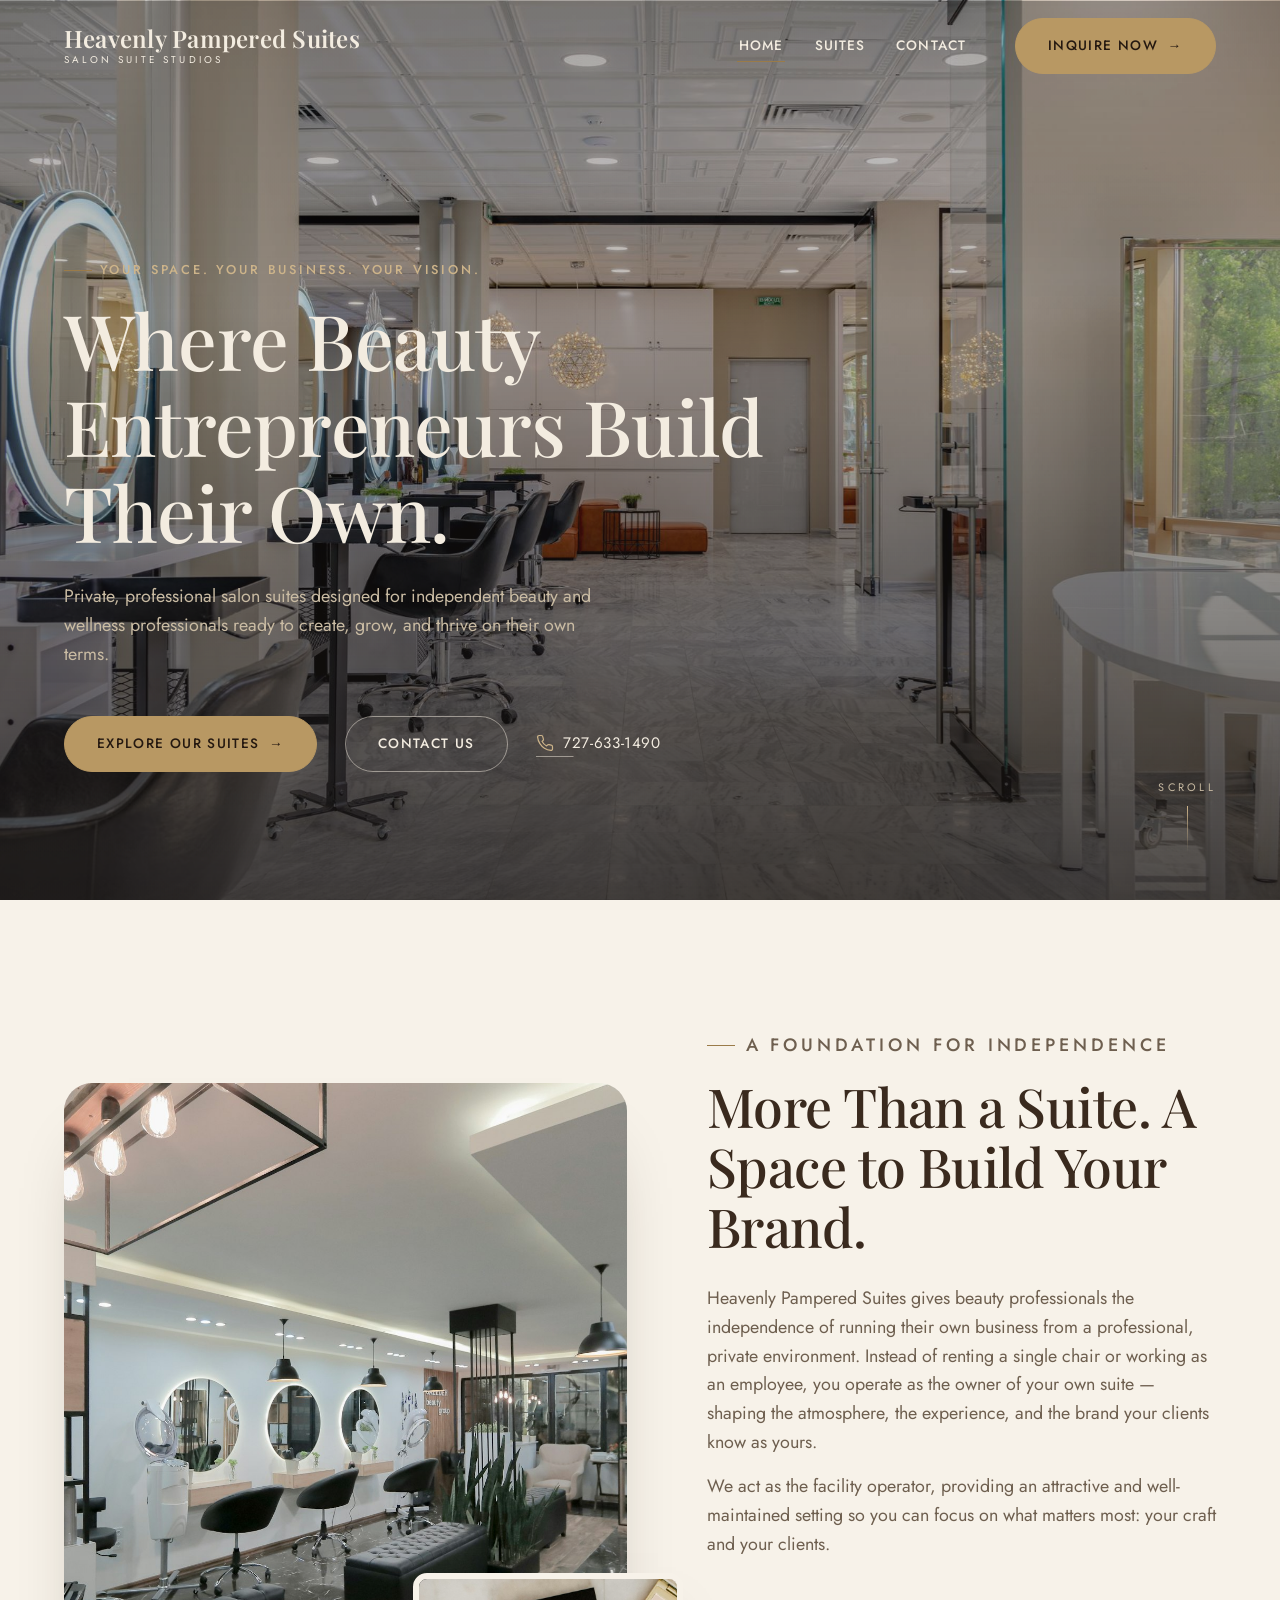
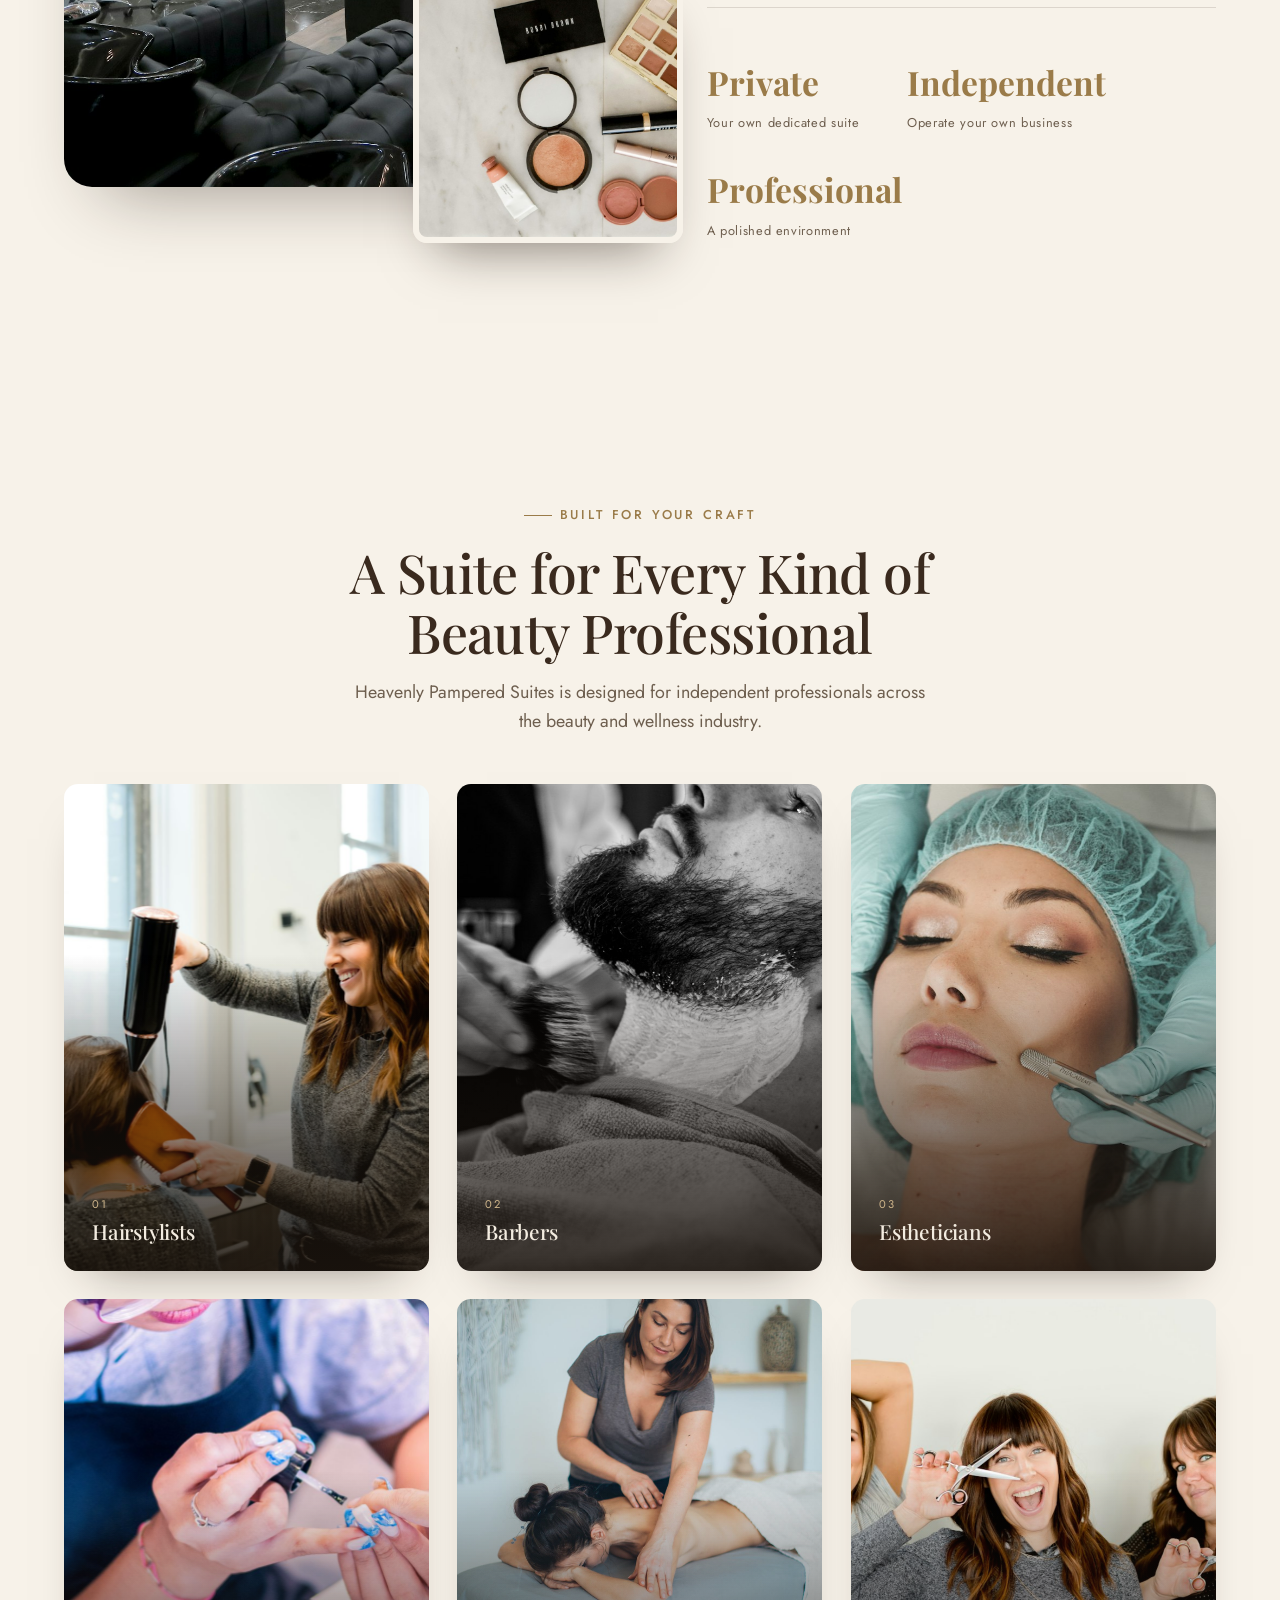
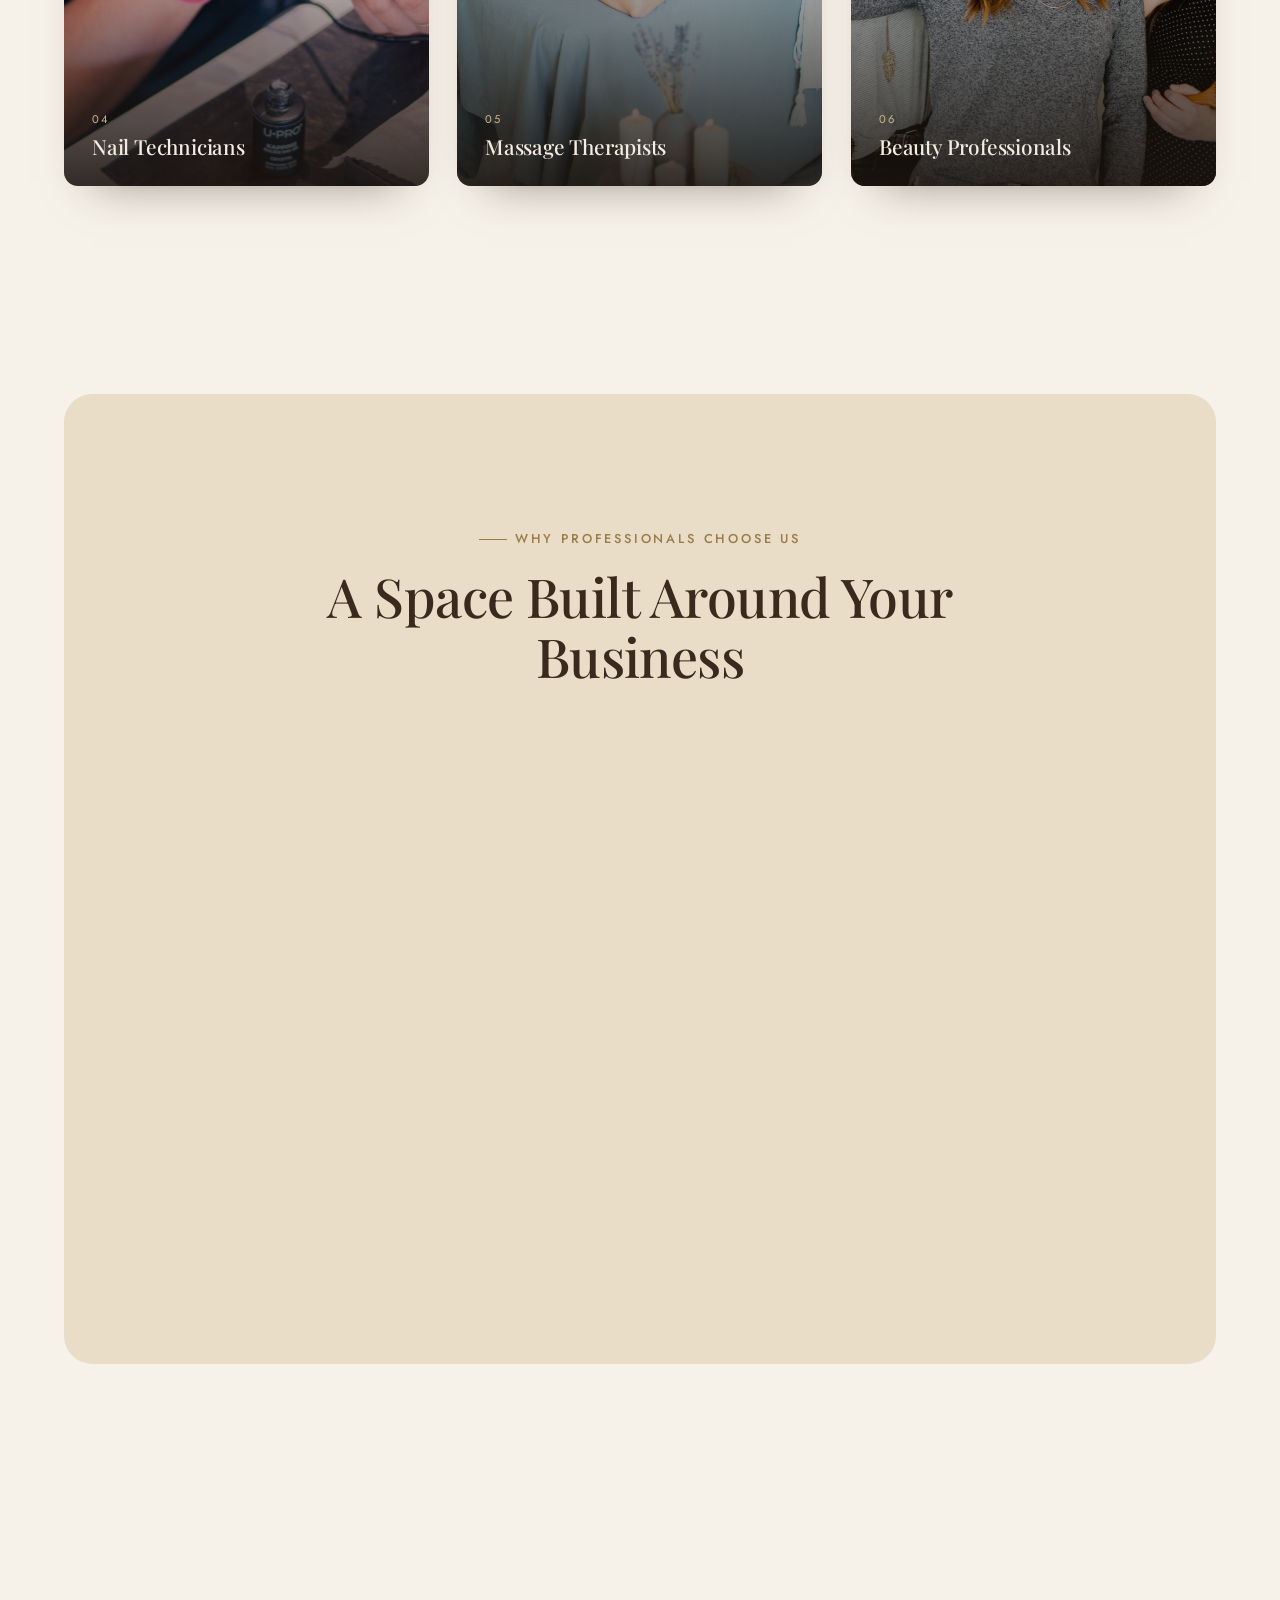
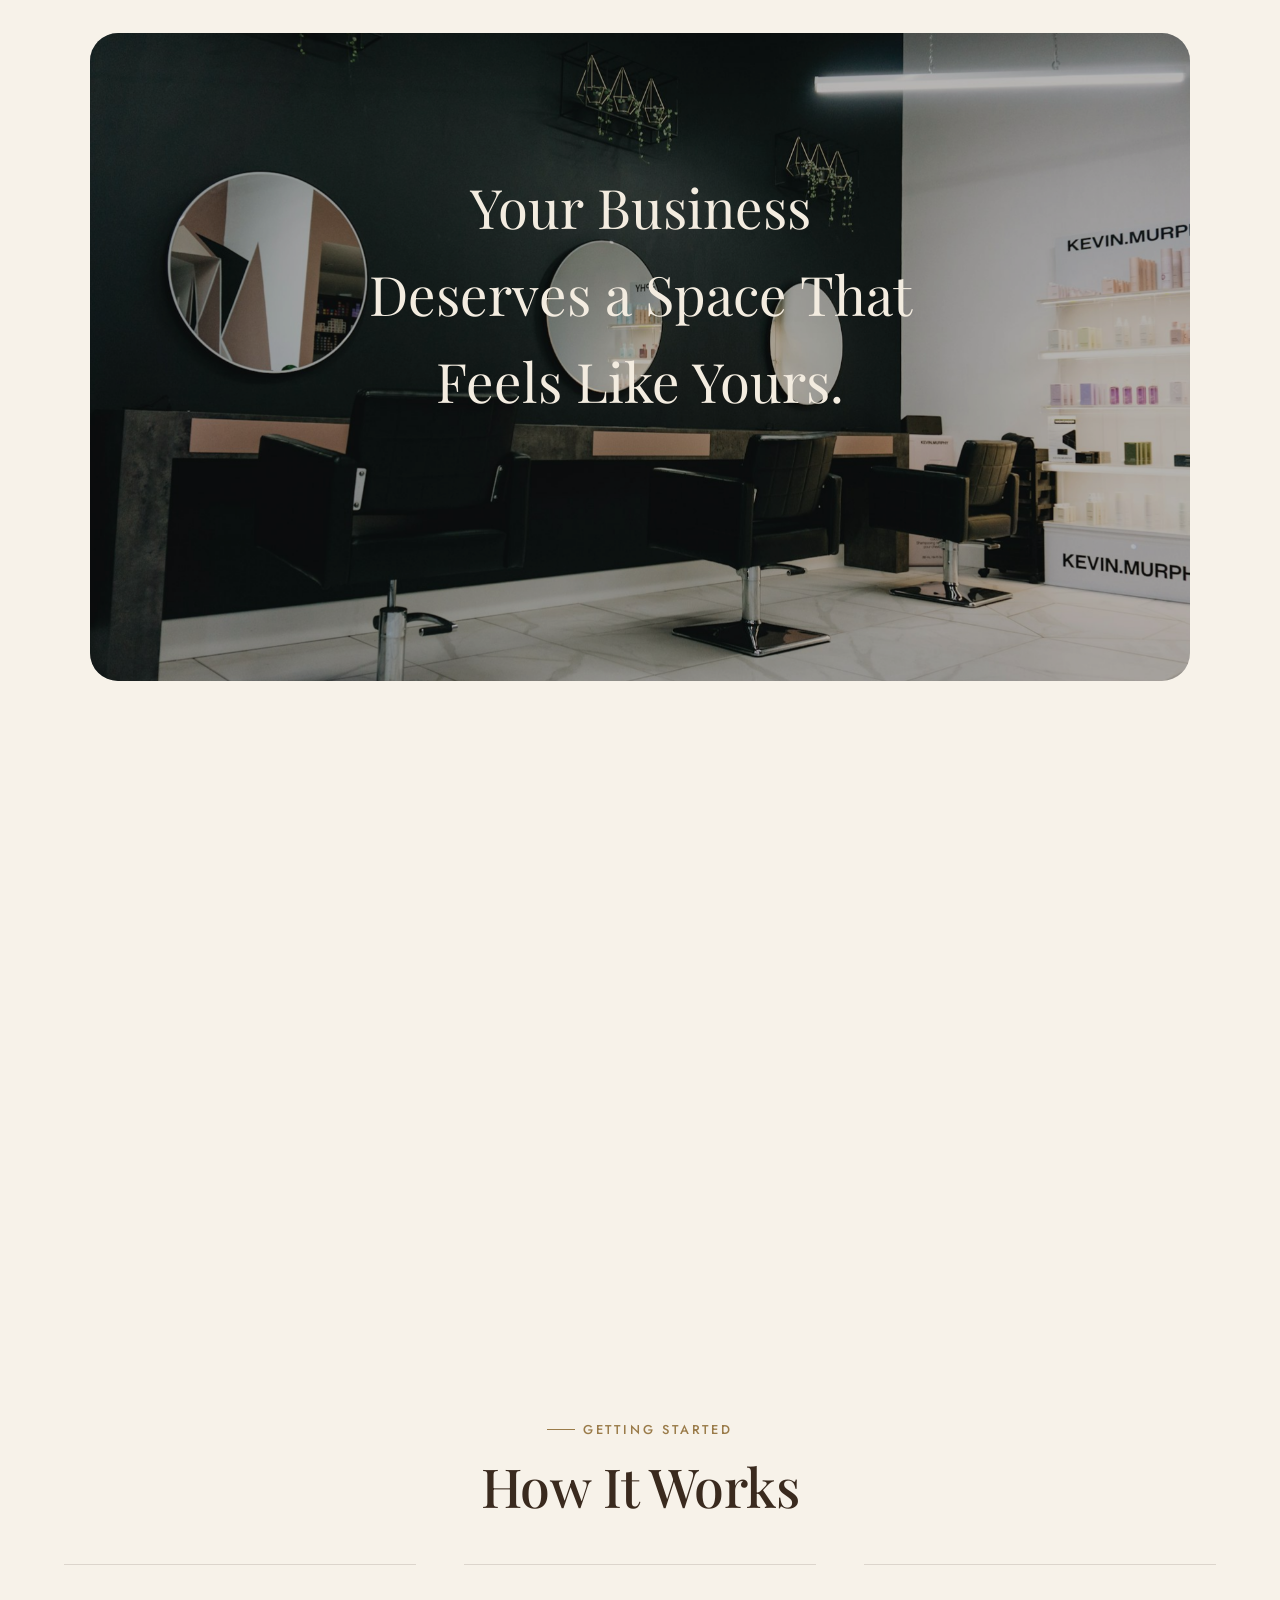
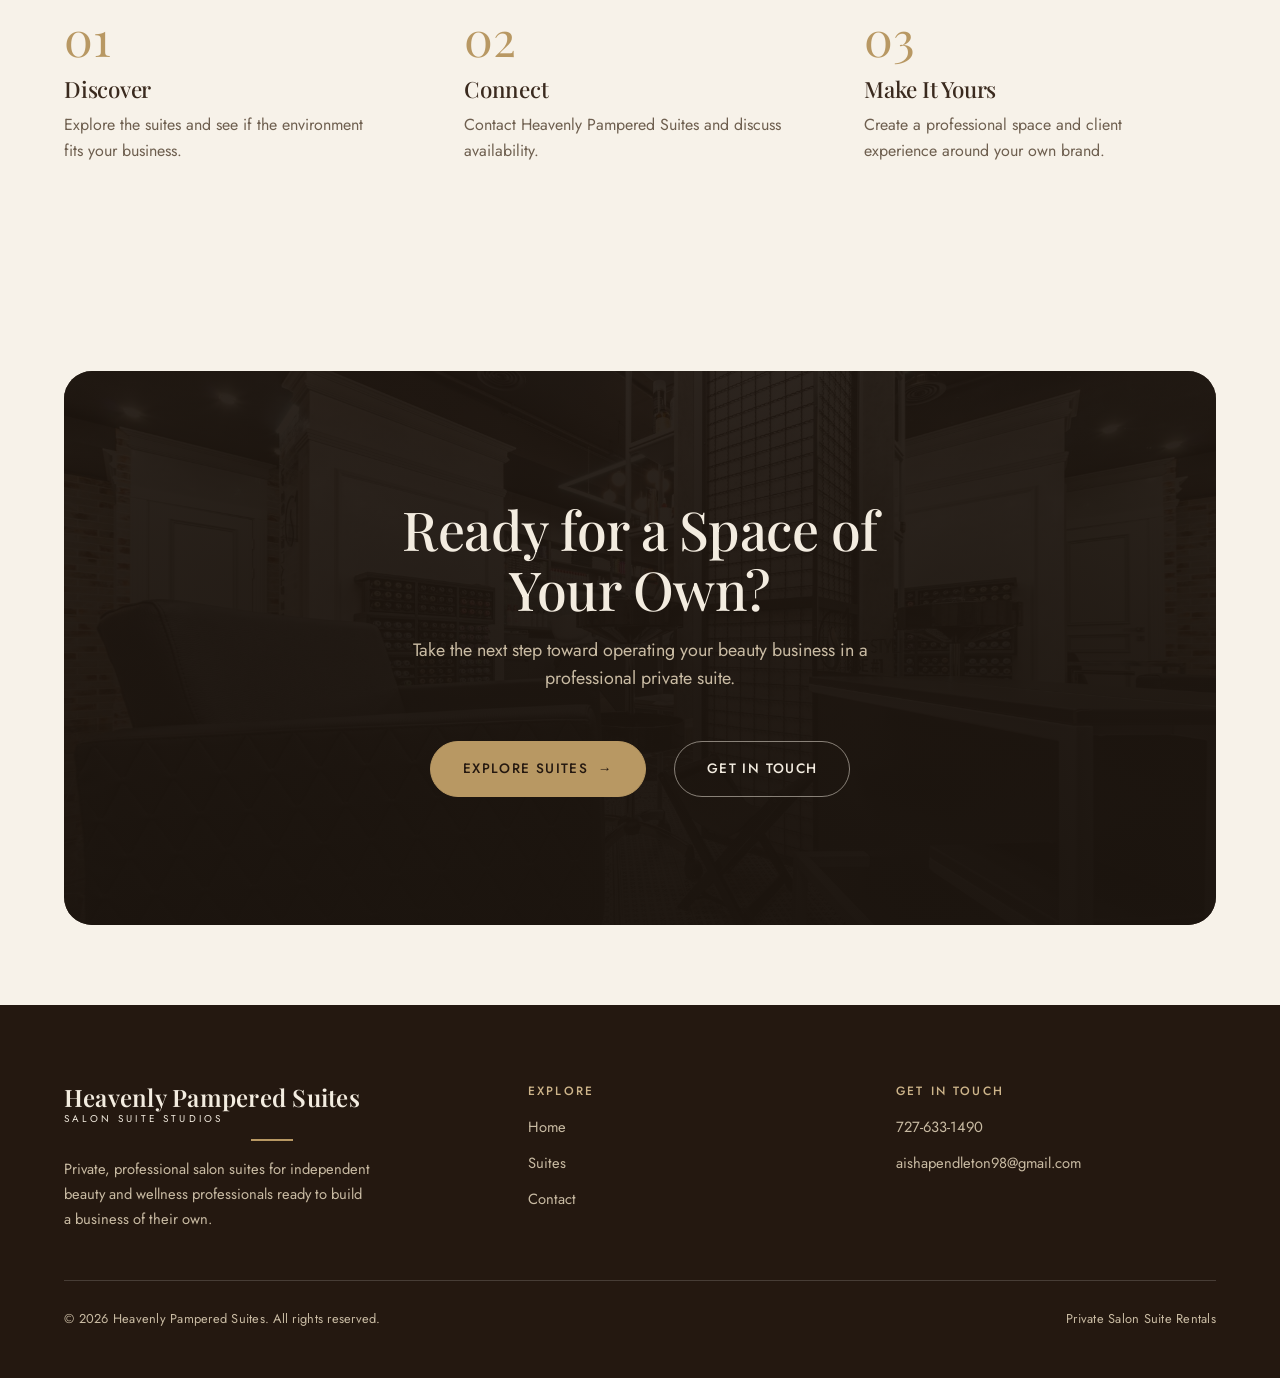
<file: index.html>
<!doctype html>
<html lang="en">
<head>
  <meta charset="UTF-8" />
  <meta name="viewport" content="width=device-width, initial-scale=1.0" />
  <title>Heavenly Pampered Suites | Private Salon Suites for Beauty Professionals</title>
  <meta name="description" content="Heavenly Pampered Suites offers private, professional salon suites for independent hairstylists, barbers, estheticians, nail technicians, and massage therapists ready to build their own business." />
  <link rel="canonical" href="index.html" />
  <link rel="icon" type="image/svg+xml" href="assets/images/favicon.svg" />

  <meta property="og:type" content="website" />
  <meta property="og:site_name" content="Heavenly Pampered Suites" />
  <meta property="og:title" content="Heavenly Pampered Suites | Private Salon Suites for Beauty Professionals" />
  <meta property="og:description" content="Private, professional salon suites designed for independent beauty and wellness professionals ready to create, grow, and thrive on their own terms." />
  <meta property="og:image" content="assets/images/luxury-salon-suites-marble-mirrors.jpg" />
  <meta name="twitter:card" content="summary_large_image" />

  <link rel="preconnect" href="https://fonts.googleapis.com" />
  <link rel="preconnect" href="https://fonts.gstatic.com" crossorigin />
  <link href="https://fonts.googleapis.com/css2?family=Playfair+Display:wght@500;600;700&family=Jost:wght@400;500;600&display=swap" rel="stylesheet" />

  <link rel="stylesheet" href="assets/css/style.css?v=2" />
  <link rel="stylesheet" href="assets/css/responsive.css?v=2" />

  <script type="application/ld+json">
  {
    "@context": "https://schema.org",
    "@type": "BeautySalon",
    "name": "Heavenly Pampered Suites",
    "description": "Private, professional salon suites rented to independent beauty and wellness professionals, including hairstylists, estheticians, barbers, nail technicians, and massage therapists.",
    "telephone": "+1-727-633-1490",
    "email": "aishapendleton98@gmail.com"
  }
  </script>
</head>
<body>
  <a class="skip-link" href="#main">Skip to content</a>

  <header class="site-header on-dark-hero">
    <div class="header-inner">
      <a href="index.html" class="wordmark">
        <strong>Heavenly Pampered Suites</strong>
        <small>Salon Suite Studios</small>
      </a>
      <nav class="main-nav" aria-label="Primary">
        <ul>
          <li><a href="index.html" class="is-active" aria-current="page">Home</a></li>
          <li><a href="suites.html">Suites</a></li>
          <li><a href="contact.html">Contact</a></li>
        </ul>
        <a href="contact.html" class="btn btn-gold nav-cta magnetic">Inquire Now <span class="btn-arrow" aria-hidden="true">&rarr;</span></a>
      </nav>
      <button class="menu-toggle" aria-label="Open menu" aria-expanded="false" aria-controls="mobile-drawer">
        <span></span><span></span><span></span>
      </button>
    </div>
  </header>

  <div class="mobile-drawer" id="mobile-drawer">
    <ul>
      <li><a href="index.html">Home</a></li>
      <li><a href="suites.html">Suites</a></li>
      <li><a href="contact.html">Contact</a></li>
    </ul>
    <div class="drawer-contact">
      <a href="tel:+17276331490">727-633-1490</a>
      <a href="mailto:aishapendleton98@gmail.com">aishapendleton98@gmail.com</a>
    </div>
    <a href="contact.html" class="btn btn-gold btn-block">Inquire Now</a>
  </div>

  <main id="main">
    <!-- ============================= HERO ============================= -->
    <section class="hero">
      <div class="hero-media" data-parallax-speed="0.4">
        <img
          src="assets/images/luxury-salon-suites-marble-mirrors.jpg"
          alt="Elegant private salon suite row with illuminated round mirrors and marble flooring"
          width="2000" height="1333"
          fetchpriority="high"
        />
      </div>
      <div class="hero-content container">
        <p class="eyebrow">Your Space. Your Business. Your Vision.</p>
        <h1 class="hero-title">Where Beauty Entrepreneurs Build Their Own.</h1>
        <p class="hero-sub">
          Private, professional salon suites designed for independent beauty and wellness
          professionals ready to create, grow, and thrive on their own terms.
        </p>
        <div class="hero-actions">
          <a href="suites.html" class="btn btn-gold magnetic">Explore Our Suites <span class="btn-arrow" aria-hidden="true">&rarr;</span></a>
          <a href="contact.html" class="btn btn-outline-light magnetic">Contact Us</a>
          <a href="tel:+17276331490" class="hero-phone link-underline">
            <svg viewBox="0 0 24 24" fill="none" stroke-width="1.6" stroke-linecap="round" stroke-linejoin="round" aria-hidden="true"><path d="M22 16.92v3a2 2 0 0 1-2.18 2 19.79 19.79 0 0 1-8.63-3.07 19.5 19.5 0 0 1-6-6 19.79 19.79 0 0 1-3.07-8.67A2 2 0 0 1 4.11 2h3a2 2 0 0 1 2 1.72c.127.96.361 1.903.7 2.81a2 2 0 0 1-.45 2.11L8.09 9.91a16 16 0 0 0 6 6l1.27-1.27a2 2 0 0 1 2.11-.45c.907.339 1.85.573 2.81.7A2 2 0 0 1 22 16.92z"/></svg>
            727-633-1490
          </a>
        </div>
      </div>
      <div class="hero-scroll-cue" aria-hidden="true">
        <span>Scroll</span>
        <span class="line"></span>
      </div>
    </section>

    <!-- ============================= INTRO ============================= -->
    <section class="section intro">
      <div class="container intro-grid">
        <div class="intro-media" data-reveal="scale">
          <div class="img-main">
            <img
              src="assets/images/luxury-salon-lounge-chandelier.jpg"
              alt="Luxurious salon lounge with tufted black chairs, round mirrors, and warm lighting"
              width="2000" height="1333" loading="lazy"
            />
          </div>
          <div class="img-detail">
            <img
              src="assets/images/makeup-flatlay-marble-gold.jpg"
              alt="Beauty products arranged on a marble surface in warm gold tones"
              width="1200" height="1200" loading="lazy"
            />
          </div>
        </div>
        <div class="intro-content" data-reveal data-reveal-group="intro">
          <p class="eyebrow">A Foundation for Independence</p>
          <h2>More Than a Suite. A Space to Build Your Brand.</h2>
          <p>
            Heavenly Pampered Suites gives beauty professionals the independence of running
            their own business from a professional, private environment. Instead of renting a
            single chair or working as an employee, you operate as the owner of your own suite
            — shaping the atmosphere, the experience, and the brand your clients know as yours.
          </p>
          <p>
            We act as the facility operator, providing an attractive and well-maintained setting
            so you can focus on what matters most: your craft and your clients.
          </p>
          <div class="intro-stats">
            <div>
              <strong>Private</strong>
              <span>Your own dedicated suite</span>
            </div>
            <div>
              <strong>Independent</strong>
              <span>Operate your own business</span>
            </div>
            <div>
              <strong>Professional</strong>
              <span>A polished environment</span>
            </div>
          </div>
        </div>
      </div>
    </section>

    <!-- ===================== PROFESSIONAL TYPES ===================== -->
    <section class="section pro-types">
      <div class="container">
        <div class="section-head center">
          <p class="eyebrow">Built For Your Craft</p>
          <h2 class="section-title">A Suite for Every Kind of Beauty Professional</h2>
          <p class="lede" style="margin-inline:auto;">
            Heavenly Pampered Suites is designed for independent professionals across the
            beauty and wellness industry.
          </p>
        </div>
        <div class="pro-grid" data-reveal-group="pro">
          <article class="pro-card" data-tilt data-reveal="rotate">
            <img src="assets/images/hairstylist-blowdry-bright-studio.jpg" alt="Hairstylist blow-drying a client's hair in a bright, modern studio" width="1600" height="2133" loading="lazy" />
            <div class="pro-card-label">
              <span class="num">01</span>
              <h3>Hairstylists</h3>
            </div>
          </article>
          <article class="pro-card" data-tilt data-reveal="rotate">
            <img src="assets/images/barber-shaving-client-closeup.jpg" alt="Barber carefully shaving a client's beard with a straight razor" width="1400" height="1867" loading="lazy" />
            <div class="pro-card-label">
              <span class="num">02</span>
              <h3>Barbers</h3>
            </div>
          </article>
          <article class="pro-card" data-tilt data-reveal="rotate">
            <img src="assets/images/esthetician-facial-treatment.jpg" alt="Esthetician performing a facial treatment on a client" width="1400" height="1867" loading="lazy" />
            <div class="pro-card-label">
              <span class="num">03</span>
              <h3>Estheticians</h3>
            </div>
          </article>
          <article class="pro-card" data-tilt data-reveal="rotate">
            <img src="assets/images/nail-tech-applying-polish-modern.jpg" alt="Nail technician applying polish to a client's nails in a modern studio" width="1400" height="1867" loading="lazy" />
            <div class="pro-card-label">
              <span class="num">04</span>
              <h3>Nail Technicians</h3>
            </div>
          </article>
          <article class="pro-card" data-tilt data-reveal="rotate">
            <img src="assets/images/massage-therapist-session-tasteful.jpg" alt="Massage therapist providing a treatment in a calm, softly lit room" width="1400" height="1867" loading="lazy" />
            <div class="pro-card-label">
              <span class="num">05</span>
              <h3>Massage Therapists</h3>
            </div>
          </article>
          <article class="pro-card" data-tilt data-reveal="rotate">
            <img src="assets/images/beauty-professionals-team.jpg" alt="A group of beauty professionals smiling together with styling tools" width="1400" height="1867" loading="lazy" />
            <div class="pro-card-label">
              <span class="num">06</span>
              <h3>Beauty Professionals</h3>
            </div>
          </article>
        </div>
      </div>
    </section>

    <!-- ============================= BENEFITS ============================= -->
    <section class="section section--tight">
      <div class="benefits-section section">
        <div class="container">
          <div class="section-head center">
            <p class="eyebrow">Why Professionals Choose Us</p>
            <h2 class="section-title">A Space Built Around Your Business</h2>
          </div>
          <div class="benefits-grid" data-reveal-group="benefits">
            <div class="benefit-item" data-reveal>
              <div class="benefit-icon">
                <svg viewBox="0 0 24 24" fill="none" stroke-width="1.6" stroke-linecap="round" stroke-linejoin="round" aria-hidden="true"><rect x="3" y="11" width="18" height="10" rx="2"/><path d="M7 11V7a5 5 0 0 1 10 0v4"/></svg>
              </div>
              <h3>Private Workspace</h3>
              <p>Your space, your atmosphere, and your client experience.</p>
            </div>
            <div class="benefit-item" data-reveal>
              <div class="benefit-icon">
                <svg viewBox="0 0 24 24" fill="none" stroke-width="1.6" stroke-linecap="round" stroke-linejoin="round" aria-hidden="true"><path d="M3 21h18"/><path d="M5 21V7l7-4 7 4v14"/><path d="M9 21v-6h6v6"/></svg>
              </div>
              <h3>Professional Environment</h3>
              <p>A polished setting where clients feel comfortable and welcomed.</p>
            </div>
            <div class="benefit-item" data-reveal>
              <div class="benefit-icon">
                <svg viewBox="0 0 24 24" fill="none" stroke-width="1.6" stroke-linecap="round" stroke-linejoin="round" aria-hidden="true"><circle cx="12" cy="12" r="9"/><path d="M12 7v5l3 3"/></svg>
              </div>
              <h3>Business Independence</h3>
              <p>Build your own schedule, brand, clientele, and business.</p>
            </div>
            <div class="benefit-item" data-reveal>
              <div class="benefit-icon">
                <svg viewBox="0 0 24 24" fill="none" stroke-width="1.6" stroke-linecap="round" stroke-linejoin="round" aria-hidden="true"><circle cx="9" cy="8" r="3.2"/><path d="M2.5 20c0-3.5 2.9-6 6.5-6s6.5 2.5 6.5 6"/><circle cx="17.5" cy="9.5" r="2.4"/><path d="M15.8 14.3c2.6.3 4.7 2.3 4.7 5"/></svg>
              </div>
              <h3>Community</h3>
              <p>Operate independently while being surrounded by other ambitious beauty professionals.</p>
            </div>
            <div class="benefit-item" data-reveal>
              <div class="benefit-icon">
                <svg viewBox="0 0 24 24" fill="none" stroke-width="1.6" stroke-linecap="round" stroke-linejoin="round" aria-hidden="true"><path d="M12 2 2 7l10 5 10-5-10-5Z"/><path d="M2 17l10 5 10-5"/><path d="M2 12l10 5 10-5"/></svg>
              </div>
              <h3>Flexible Possibilities</h3>
              <p>A space designed around the needs of modern beauty entrepreneurs.</p>
            </div>
          </div>
        </div>
      </div>
    </section>

    <!-- ===================== IMMERSIVE SCROLL MOMENT ===================== -->
    <section class="immersive">
      <div class="immersive-sticky">
        <div class="immersive-media">
          <img src="assets/images/modern-salon-interior-round-mirrors.jpg" alt="Modern salon interior with round illuminated mirrors and a dark feature wall" width="2000" height="1333" loading="lazy" />
        </div>
        <p class="immersive-text">Your Business Deserves a Space That Feels Like Yours.</p>
      </div>
    </section>

    <!-- ============================= HOW IT WORKS ============================= -->
    <section class="section">
      <div class="container">
        <div class="section-head center">
          <p class="eyebrow">Getting Started</p>
          <h2 class="section-title">How It Works</h2>
        </div>
        <div class="steps-grid" data-reveal-group="steps">
          <div class="step-item" data-reveal>
            <span class="step-number">01</span>
            <h3>Discover</h3>
            <p>Explore the suites and see if the environment fits your business.</p>
          </div>
          <div class="step-item" data-reveal>
            <span class="step-number">02</span>
            <h3>Connect</h3>
            <p>Contact Heavenly Pampered Suites and discuss availability.</p>
          </div>
          <div class="step-item" data-reveal>
            <span class="step-number">03</span>
            <h3>Make It Yours</h3>
            <p>Create a professional space and client experience around your own brand.</p>
          </div>
        </div>
      </div>
    </section>

    <!-- ============================= CTA ============================= -->
    <section class="section section--tight">
      <div class="cta-band" data-reveal="scale">
        <div class="cta-band-bg">
          <img src="assets/images/salon-black-chair-mirror-columns.jpg" alt="" aria-hidden="true" loading="lazy" />
        </div>
        <div class="container">
          <h2>Ready for a Space of Your Own?</h2>
          <p>Take the next step toward operating your beauty business in a professional private suite.</p>
          <div class="cta-band-actions">
            <a href="suites.html" class="btn btn-gold magnetic">Explore Suites <span class="btn-arrow" aria-hidden="true">&rarr;</span></a>
            <a href="contact.html" class="btn btn-outline-light magnetic">Get in Touch</a>
          </div>
        </div>
      </div>
    </section>
  </main>

  <footer class="site-footer">
    <div class="container">
      <div class="footer-grid">
        <div class="footer-brand">
          <a href="index.html" class="wordmark">
            <strong>Heavenly Pampered Suites</strong>
            <small>Salon Suite Studios</small>
          </a>
          <hr class="footer-gold-rule" />
          <p>Private, professional salon suites for independent beauty and wellness professionals ready to build a business of their own.</p>
        </div>
        <div class="footer-col">
          <h4>Explore</h4>
          <ul>
            <li><a href="index.html">Home</a></li>
            <li><a href="suites.html">Suites</a></li>
            <li><a href="contact.html">Contact</a></li>
          </ul>
        </div>
        <div class="footer-col">
          <h4>Get in Touch</h4>
          <ul>
            <li><a href="tel:+17276331490">727-633-1490</a></li>
            <li><a href="mailto:aishapendleton98@gmail.com">aishapendleton98@gmail.com</a></li>
          </ul>
        </div>
      </div>
      <div class="footer-bottom">
        <span>&copy; <span id="year"></span> Heavenly Pampered Suites. All rights reserved.</span>
        <span>Private Salon Suite Rentals</span>
      </div>
    </div>
  </footer>

  <script>document.getElementById("year").textContent = new Date().getFullYear();</script>
  <script src="assets/js/animations.js?v=2"></script>
  <script src="assets/js/main.js?v=2"></script>
</body>
</html>
</file>
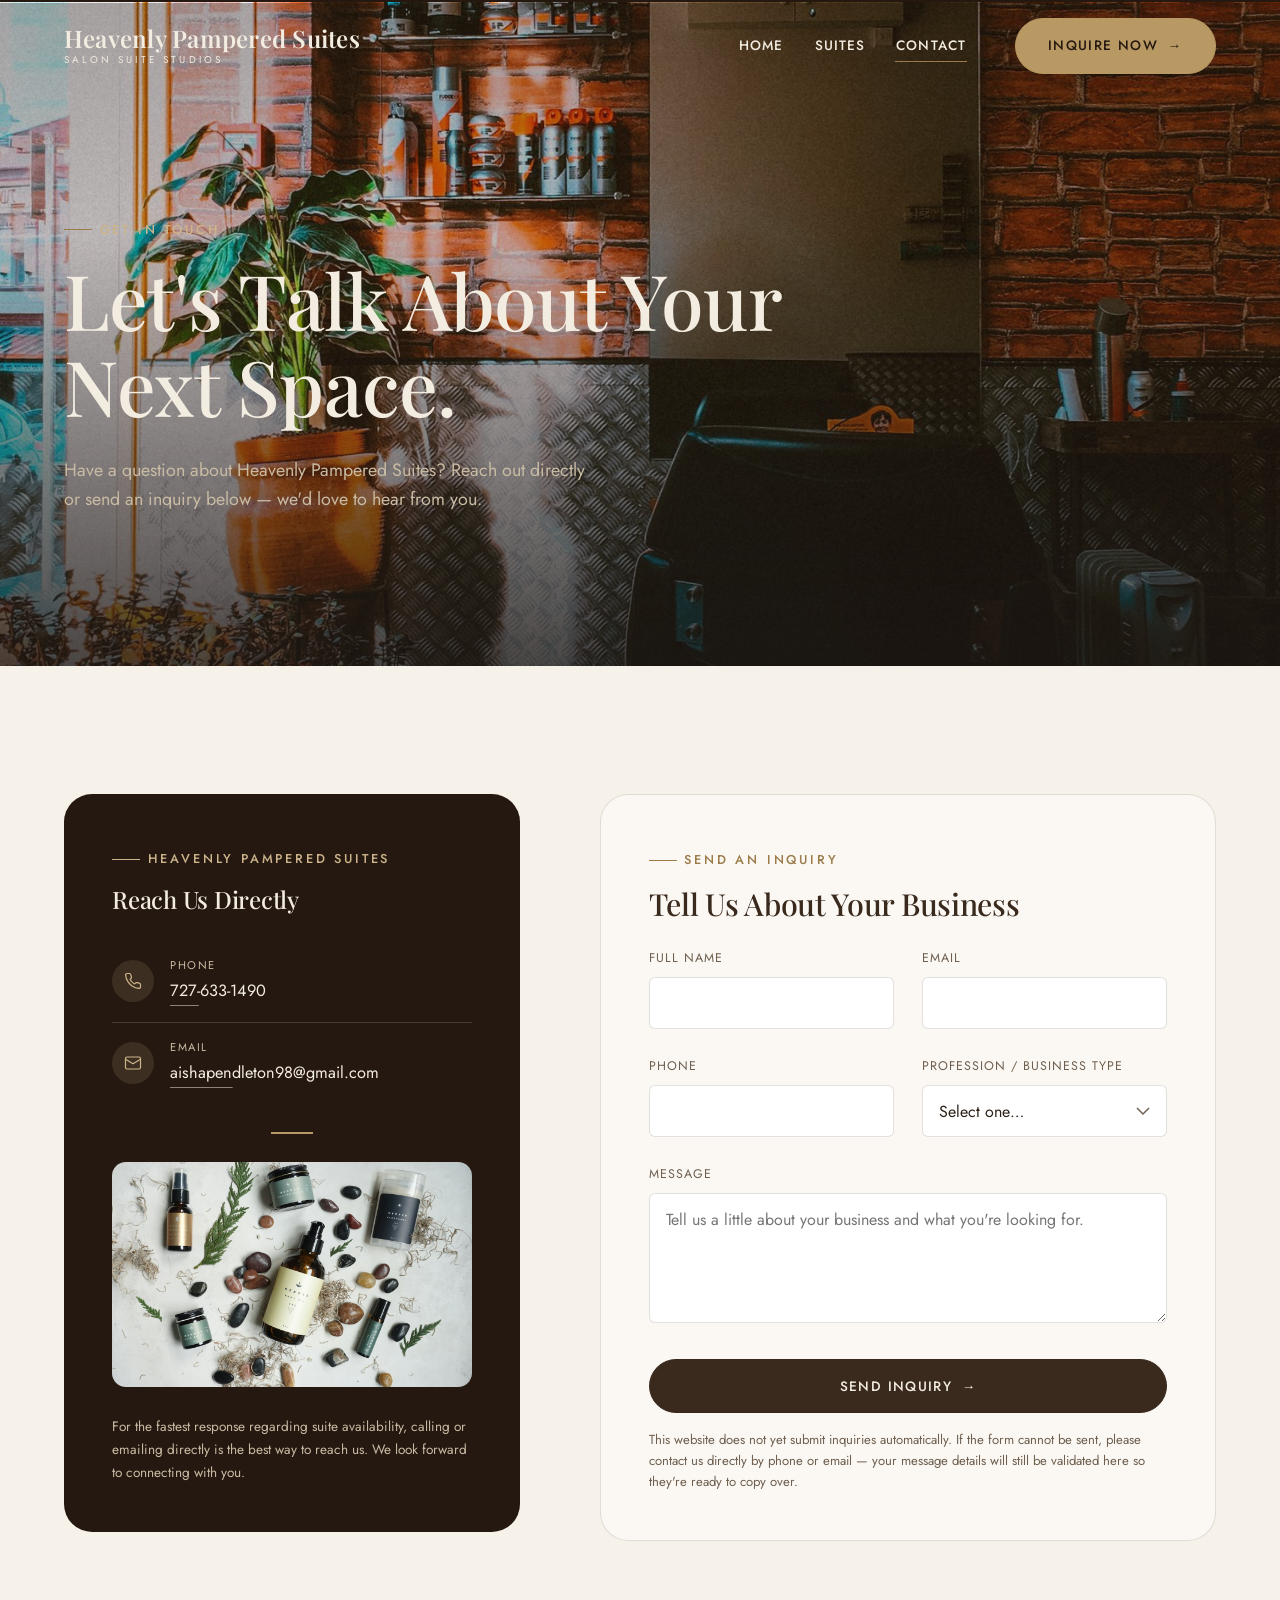
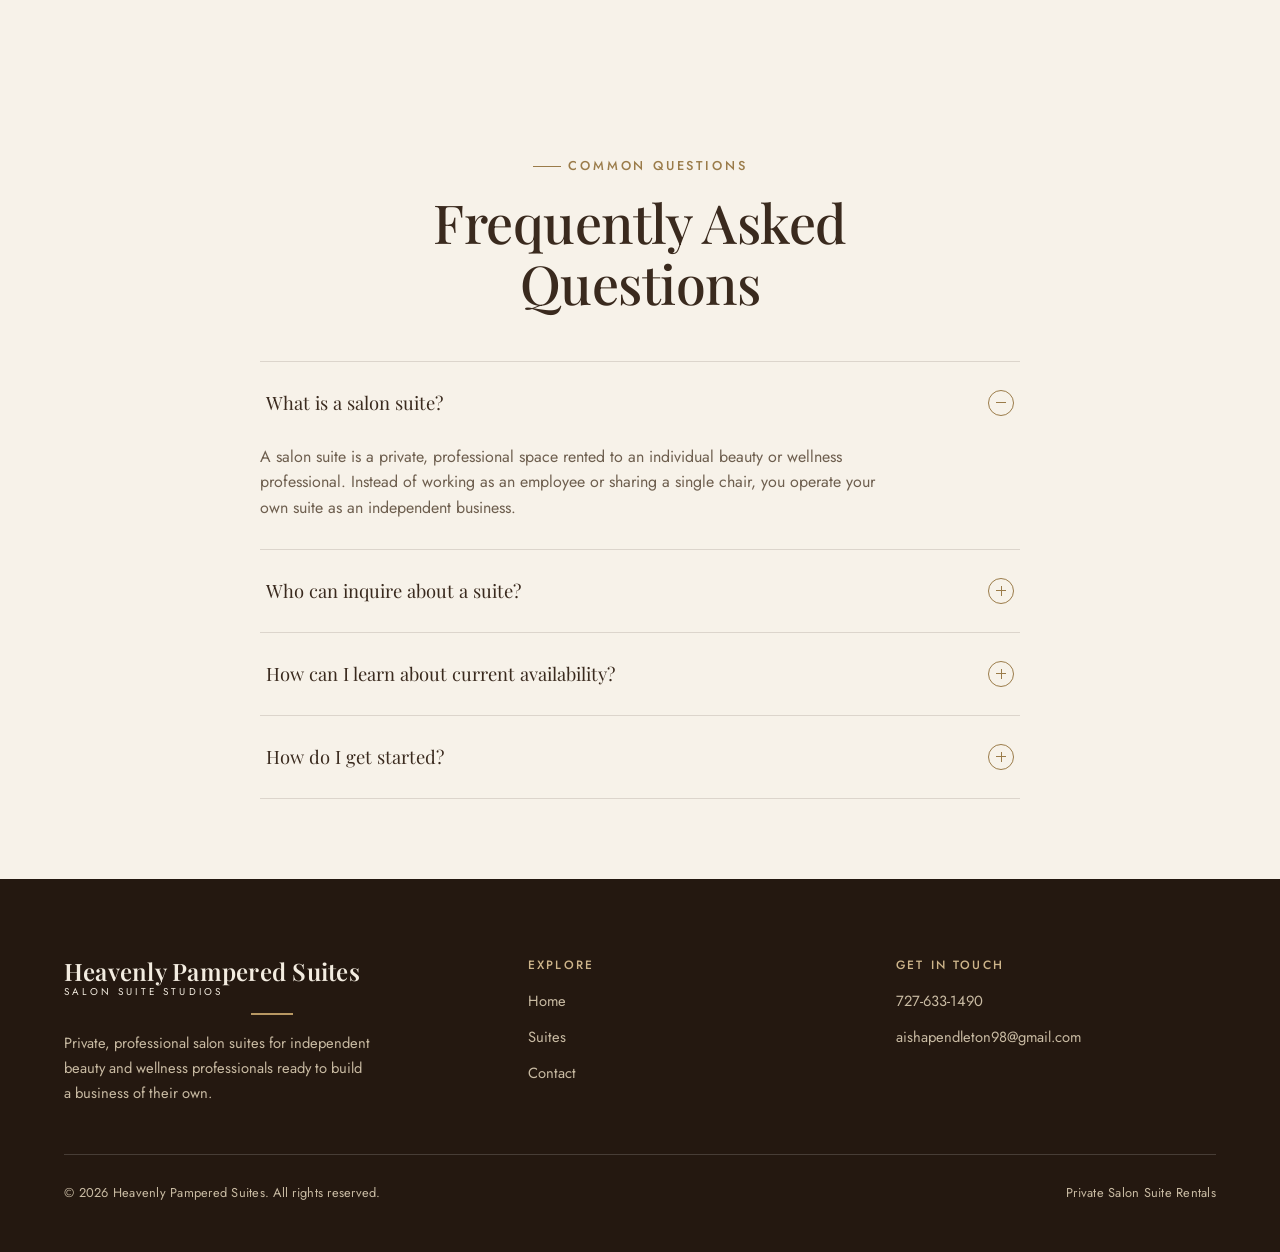
<file: contact.html>
<!doctype html>
<html lang="en">
<head>
  <meta charset="UTF-8" />
  <meta name="viewport" content="width=device-width, initial-scale=1.0" />
  <title>Contact | Heavenly Pampered Suites</title>
  <meta name="description" content="Get in touch with Heavenly Pampered Suites to ask about private salon suite availability. Call 727-633-1490 or email aishapendleton98@gmail.com." />
  <link rel="canonical" href="contact.html" />
  <link rel="icon" type="image/svg+xml" href="assets/images/favicon.svg" />

  <meta property="og:type" content="website" />
  <meta property="og:site_name" content="Heavenly Pampered Suites" />
  <meta property="og:title" content="Contact | Heavenly Pampered Suites" />
  <meta property="og:description" content="Let's talk about your next space. Reach Heavenly Pampered Suites by phone, email, or inquiry form." />
  <meta property="og:image" content="assets/images/brick-barber-chair-plants-warm.jpg" />
  <meta name="twitter:card" content="summary_large_image" />

  <link rel="preconnect" href="https://fonts.googleapis.com" />
  <link rel="preconnect" href="https://fonts.gstatic.com" crossorigin />
  <link href="https://fonts.googleapis.com/css2?family=Playfair+Display:wght@500;600;700&family=Jost:wght@400;500;600&display=swap" rel="stylesheet" />

  <link rel="stylesheet" href="assets/css/style.css?v=2" />
  <link rel="stylesheet" href="assets/css/responsive.css?v=2" />

  <script type="application/ld+json">
  {
    "@context": "https://schema.org",
    "@type": "BeautySalon",
    "name": "Heavenly Pampered Suites",
    "description": "Private salon suites rented to independent beauty and wellness professionals.",
    "telephone": "+1-727-633-1490",
    "email": "aishapendleton98@gmail.com"
  }
  </script>
</head>
<body>
  <a class="skip-link" href="#main">Skip to content</a>

  <header class="site-header on-dark-hero">
    <div class="header-inner">
      <a href="index.html" class="wordmark">
        <strong>Heavenly Pampered Suites</strong>
        <small>Salon Suite Studios</small>
      </a>
      <nav class="main-nav" aria-label="Primary">
        <ul>
          <li><a href="index.html">Home</a></li>
          <li><a href="suites.html">Suites</a></li>
          <li><a href="contact.html" class="is-active" aria-current="page">Contact</a></li>
        </ul>
        <a href="contact.html" class="btn btn-gold nav-cta magnetic">Inquire Now <span class="btn-arrow" aria-hidden="true">&rarr;</span></a>
      </nav>
      <button class="menu-toggle" aria-label="Open menu" aria-expanded="false" aria-controls="mobile-drawer">
        <span></span><span></span><span></span>
      </button>
    </div>
  </header>

  <div class="mobile-drawer" id="mobile-drawer">
    <ul>
      <li><a href="index.html">Home</a></li>
      <li><a href="suites.html">Suites</a></li>
      <li><a href="contact.html">Contact</a></li>
    </ul>
    <div class="drawer-contact">
      <a href="tel:+17276331490">727-633-1490</a>
      <a href="mailto:aishapendleton98@gmail.com">aishapendleton98@gmail.com</a>
    </div>
    <a href="contact.html" class="btn btn-gold btn-block">Inquire Now</a>
  </div>

  <main id="main">
    <!-- ============================= HERO ============================= -->
    <section class="hero page-hero">
      <div class="hero-media" data-parallax-speed="0.3">
        <img
          src="assets/images/brick-barber-chair-plants-warm.jpg"
          alt="Warm, inviting salon corner with exposed brick, a vintage chair, and greenery"
          width="1800" height="1200"
          fetchpriority="high"
        />
      </div>
      <div class="hero-content container">
        <p class="eyebrow">Get in Touch</p>
        <h1 class="hero-title">Let's Talk About Your Next Space.</h1>
        <p class="hero-sub">
          Have a question about Heavenly Pampered Suites? Reach out directly or send an inquiry
          below — we'd love to hear from you.
        </p>
      </div>
    </section>

    <!-- ============================= CONTACT GRID ============================= -->
    <section class="section">
      <div class="container contact-grid">
        <div class="contact-info-card" data-reveal="left">
          <p class="eyebrow eyebrow--on-dark">Heavenly Pampered Suites</p>
          <h3>Reach Us Directly</h3>

          <div class="contact-method">
            <div class="contact-method-icon">
              <svg viewBox="0 0 24 24" fill="none" stroke-width="1.6" stroke-linecap="round" stroke-linejoin="round" aria-hidden="true"><path d="M22 16.92v3a2 2 0 0 1-2.18 2 19.79 19.79 0 0 1-8.63-3.07 19.5 19.5 0 0 1-6-6 19.79 19.79 0 0 1-3.07-8.67A2 2 0 0 1 4.11 2h3a2 2 0 0 1 2 1.72c.127.96.361 1.903.7 2.81a2 2 0 0 1-.45 2.11L8.09 9.91a16 16 0 0 0 6 6l1.27-1.27a2 2 0 0 1 2.11-.45c.907.339 1.85.573 2.81.7A2 2 0 0 1 22 16.92z"/></svg>
            </div>
            <div>
              <span class="label">Phone</span>
              <a href="tel:+17276331490" class="link-underline">727-633-1490</a>
            </div>
          </div>

          <div class="contact-method">
            <div class="contact-method-icon">
              <svg viewBox="0 0 24 24" fill="none" stroke-width="1.6" stroke-linecap="round" stroke-linejoin="round" aria-hidden="true"><rect x="2" y="4" width="20" height="16" rx="2"/><path d="m2 7 10 6 10-6"/></svg>
            </div>
            <div>
              <span class="label">Email</span>
              <a href="mailto:aishapendleton98@gmail.com" class="link-underline">aishapendleton98@gmail.com</a>
            </div>
          </div>

          <hr class="footer-gold-rule" />

          <div class="contact-info-image">
            <img src="assets/images/skincare-product-flatlay-earthy.jpg" alt="Beauty and skincare products arranged in warm, earthy tones" loading="lazy" />
          </div>

          <p class="contact-info-note">
            For the fastest response regarding suite availability, calling or emailing directly
            is the best way to reach us. We look forward to connecting with you.
          </p>
        </div>

        <div class="form-card" data-reveal="right">
          <p class="eyebrow">Send an Inquiry</p>
          <h2 class="section-title" style="font-size: var(--fs-h3); margin-bottom: var(--space-md);">Tell Us About Your Business</h2>

          <form id="inquiry-form" novalidate>
            <div class="form-row">
              <div class="form-group">
                <label for="name">Full Name</label>
                <input type="text" id="name" name="name" autocomplete="name" required aria-required="true" />
                <p class="field-error" role="alert"></p>
              </div>
              <div class="form-group">
                <label for="email">Email</label>
                <input type="email" id="email" name="email" autocomplete="email" required aria-required="true" />
                <p class="field-error" role="alert"></p>
              </div>
            </div>
            <div class="form-row">
              <div class="form-group">
                <label for="phone">Phone</label>
                <input type="tel" id="phone" name="phone" autocomplete="tel" required aria-required="true" />
                <p class="field-error" role="alert"></p>
              </div>
              <div class="form-group">
                <label for="profession">Profession / Business Type</label>
                <select id="profession" name="profession" required aria-required="true">
                  <option value="">Select one&hellip;</option>
                  <option value="Hairstylist">Hairstylist</option>
                  <option value="Barber">Barber</option>
                  <option value="Esthetician">Esthetician</option>
                  <option value="Nail Technician">Nail Technician</option>
                  <option value="Massage Therapist">Massage Therapist</option>
                  <option value="Other">Other</option>
                </select>
                <p class="field-error" role="alert"></p>
              </div>
            </div>
            <div class="form-group">
              <label for="message">Message</label>
              <textarea id="message" name="message" required aria-required="true" placeholder="Tell us a little about your business and what you're looking for."></textarea>
              <p class="field-error" role="alert"></p>
            </div>

            <button type="submit" class="btn btn-primary btn-block magnetic">
              Send Inquiry <span class="btn-arrow" aria-hidden="true">&rarr;</span>
            </button>

            <p class="form-note">
              This website does not yet submit inquiries automatically. If the form cannot be
              sent, please contact us directly by phone or email — your message details will
              still be validated here so they're ready to copy over.
            </p>

            <div class="form-status" role="status" aria-live="polite"></div>
          </form>
        </div>
      </div>
    </section>

    <!-- ============================= FAQ ============================= -->
    <section class="section section--tight">
      <div class="container">
        <div class="section-head center">
          <p class="eyebrow">Common Questions</p>
          <h2 class="section-title">Frequently Asked Questions</h2>
        </div>
        <div class="faq-list" style="max-width:760px;margin-inline:auto;">
          <div class="faq-item" data-open="true">
            <button class="faq-question" aria-expanded="true">
              What is a salon suite?
              <span class="faq-icon" aria-hidden="true"></span>
            </button>
            <div class="faq-answer">
              <div class="faq-answer-inner">
                <p>A salon suite is a private, professional space rented to an individual beauty
                or wellness professional. Instead of working as an employee or sharing a single
                chair, you operate your own suite as an independent business.</p>
              </div>
            </div>
          </div>
          <div class="faq-item" data-open="false">
            <button class="faq-question" aria-expanded="false">
              Who can inquire about a suite?
              <span class="faq-icon" aria-hidden="true"></span>
            </button>
            <div class="faq-answer">
              <div class="faq-answer-inner">
                <p>Heavenly Pampered Suites welcomes inquiries from independent hairstylists,
                barbers, estheticians, nail technicians, massage therapists, and other beauty
                or wellness professionals interested in operating their own suite.</p>
              </div>
            </div>
          </div>
          <div class="faq-item" data-open="false">
            <button class="faq-question" aria-expanded="false">
              How can I learn about current availability?
              <span class="faq-icon" aria-hidden="true"></span>
            </button>
            <div class="faq-answer">
              <div class="faq-answer-inner">
                <p>Availability changes, so the best way to get current details is to contact
                Heavenly Pampered Suites directly by phone at 727-633-1490 or by email at
                aishapendleton98@gmail.com.</p>
              </div>
            </div>
          </div>
          <div class="faq-item" data-open="false">
            <button class="faq-question" aria-expanded="false">
              How do I get started?
              <span class="faq-icon" aria-hidden="true"></span>
            </button>
            <div class="faq-answer">
              <div class="faq-answer-inner">
                <p>Start by exploring the suites, then reach out using the inquiry form, phone,
                or email above. From there, we'll connect with you to discuss next steps and
                whether the space is the right fit for your business.</p>
              </div>
            </div>
          </div>
        </div>
      </div>
    </section>
  </main>

  <footer class="site-footer">
    <div class="container">
      <div class="footer-grid">
        <div class="footer-brand">
          <a href="index.html" class="wordmark">
            <strong>Heavenly Pampered Suites</strong>
            <small>Salon Suite Studios</small>
          </a>
          <hr class="footer-gold-rule" />
          <p>Private, professional salon suites for independent beauty and wellness professionals ready to build a business of their own.</p>
        </div>
        <div class="footer-col">
          <h4>Explore</h4>
          <ul>
            <li><a href="index.html">Home</a></li>
            <li><a href="suites.html">Suites</a></li>
            <li><a href="contact.html">Contact</a></li>
          </ul>
        </div>
        <div class="footer-col">
          <h4>Get in Touch</h4>
          <ul>
            <li><a href="tel:+17276331490">727-633-1490</a></li>
            <li><a href="mailto:aishapendleton98@gmail.com">aishapendleton98@gmail.com</a></li>
          </ul>
        </div>
      </div>
      <div class="footer-bottom">
        <span>&copy; <span id="year"></span> Heavenly Pampered Suites. All rights reserved.</span>
        <span>Private Salon Suite Rentals</span>
      </div>
    </div>
  </footer>

  <script>document.getElementById("year").textContent = new Date().getFullYear();</script>
  <script src="assets/js/animations.js?v=2"></script>
  <script src="assets/js/main.js?v=2"></script>
</body>
</html>
</file>
<file: assets/css/style.css>
/* ==========================================================================
   Heavenly Pampered Suites — Core Stylesheet
   Luxury salon-suite rental brand: warm cream, chocolate, champagne gold.
   ========================================================================== */

/* ---------- Design Tokens ---------- */
:root {
  /* Color palette */
  --color-cream: #f7f2e9;
  --color-off-white: #fbf8f3;
  --color-beige: #e9ddc8;
  --color-beige-dark: #d9c8a8;
  --color-champagne: #b89863;
  --color-champagne-light: #cdb48a;
  --color-champagne-dark: #9a7b49;
  --color-chocolate: #3a2a1e;
  --color-chocolate-deep: #241810;
  --color-charcoal: #1b1714;
  --color-text: #2c2219;
  --color-text-muted: #6e5f4f;
  --color-text-on-dark: #f3ece0;
  --color-text-on-dark-muted: #c9bba3;
  --color-border: rgba(58, 42, 30, 0.14);
  --color-border-light: rgba(255, 255, 255, 0.16);
  --color-white: #ffffff;

  /* Typography */
  --font-serif: "Playfair Display", "Iowan Old Style", Georgia, "Times New Roman", serif;
  --font-sans: "Jost", "Helvetica Neue", Arial, sans-serif;

  --fs-h1: clamp(2.6rem, 6vw, 5.2rem);
  --fs-h2: clamp(2rem, 4.2vw, 3.4rem);
  --fs-h3: clamp(1.4rem, 2.4vw, 1.9rem);
  --fs-body-lg: clamp(1.05rem, 1.4vw, 1.25rem);
  --fs-body: 1rem;
  --fs-small: 0.875rem;
  --fs-eyebrow: 0.8rem;

  /* Spacing scale */
  --space-xs: 0.5rem;
  --space-sm: 1rem;
  --space-md: 1.75rem;
  --space-lg: 3rem;
  --space-xl: 5rem;
  --space-2xl: 8rem;

  /* Layout */
  --container-width: 1280px;
  --container-pad: clamp(1.25rem, 5vw, 4rem);
  --radius-sm: 6px;
  --radius-md: 14px;
  --radius-lg: 28px;

  /* Motion */
  --ease-editorial: cubic-bezier(0.22, 1, 0.36, 1);
  --ease-soft: cubic-bezier(0.4, 0, 0.2, 1);
  --dur-fast: 0.25s;
  --dur-med: 0.6s;
  --dur-slow: 1.1s;

  --header-h: 92px;
}

/* ---------- Reset ---------- */
*,
*::before,
*::after {
  box-sizing: border-box;
}

html {
  scroll-behavior: smooth;
}

body {
  margin: 0;
  background: var(--color-cream);
  color: var(--color-text);
  font-family: var(--font-sans);
  font-size: var(--fs-body);
  line-height: 1.6;
  -webkit-font-smoothing: antialiased;
  text-rendering: optimizeLegibility;
}

img {
  max-width: 100%;
  display: block;
}

a {
  color: inherit;
  text-decoration: none;
}

ul,
ol {
  margin: 0;
  padding: 0;
  list-style: none;
}

button {
  font-family: inherit;
  cursor: pointer;
}

h1, h2, h3, h4 {
  font-family: var(--font-serif);
  font-weight: 500;
  line-height: 1.12;
  margin: 0;
  color: var(--color-chocolate);
  letter-spacing: -0.01em;
}

p {
  margin: 0;
}

input,
select,
textarea {
  font-family: inherit;
  font-size: 1rem;
}

/* Visible focus states — accessibility */
a:focus-visible,
button:focus-visible,
input:focus-visible,
select:focus-visible,
textarea:focus-visible,
[tabindex]:focus-visible {
  outline: 2px solid var(--color-champagne-dark);
  outline-offset: 3px;
  border-radius: 2px;
}

.skip-link {
  position: absolute;
  left: -9999px;
  top: 0;
  background: var(--color-chocolate);
  color: var(--color-text-on-dark);
  padding: 0.9rem 1.4rem;
  z-index: 1000;
  font-family: var(--font-sans);
  font-size: 0.9rem;
  letter-spacing: 0.04em;
  border-radius: 0 0 var(--radius-sm) 0;
}

.skip-link:focus {
  left: 0;
}

/* ---------- Layout helpers ---------- */
.container {
  width: 100%;
  max-width: var(--container-width);
  margin-inline: auto;
  padding-inline: var(--container-pad);
}

.section {
  padding-block: var(--space-2xl);
  position: relative;
}

.section--tight {
  padding-block: var(--space-xl);
}

.section-head {
  max-width: 640px;
  margin-bottom: var(--space-lg);
}

.section-head.center {
  margin-inline: auto;
  text-align: center;
}

.eyebrow {
  display: inline-flex;
  align-items: center;
  gap: 0.6em;
  font-family: var(--font-sans);
  font-size: var(--fs-eyebrow);
  letter-spacing: 0.22em;
  text-transform: uppercase;
  color: var(--color-champagne-dark);
  font-weight: 500;
  margin-bottom: var(--space-sm);
}

.eyebrow::before {
  content: "";
  width: 28px;
  height: 1px;
  background: var(--color-champagne-dark);
  display: inline-block;
}

.eyebrow--on-dark {
  color: var(--color-champagne-light);
}

.eyebrow--on-dark::before {
  background: var(--color-champagne-light);
}

h2.section-title {
  font-size: var(--fs-h2);
}

.lede {
  font-size: var(--fs-body-lg);
  color: var(--color-text-muted);
  margin-top: var(--space-sm);
  max-width: 54ch;
}

.visually-hidden {
  position: absolute;
  width: 1px;
  height: 1px;
  padding: 0;
  margin: -1px;
  overflow: hidden;
  clip: rect(0, 0, 0, 0);
  white-space: nowrap;
  border: 0;
}

/* ---------- Buttons ---------- */
.btn {
  position: relative;
  display: inline-flex;
  align-items: center;
  justify-content: center;
  gap: 0.6rem;
  padding: 1rem 2rem;
  font-family: var(--font-sans);
  font-size: 0.85rem;
  font-weight: 500;
  letter-spacing: 0.1em;
  text-transform: uppercase;
  border-radius: 999px;
  border: 1px solid transparent;
  transition: transform var(--dur-fast) var(--ease-soft),
    box-shadow var(--dur-fast) var(--ease-soft),
    background-color var(--dur-fast) var(--ease-soft),
    color var(--dur-fast) var(--ease-soft),
    border-color var(--dur-fast) var(--ease-soft);
  will-change: transform;
}

.btn-arrow {
  display: inline-block;
  transition: transform var(--dur-fast) var(--ease-soft);
}

.btn:hover .btn-arrow {
  transform: translateX(5px);
}

.btn-primary {
  background: var(--color-chocolate);
  color: var(--color-text-on-dark);
  border-color: var(--color-chocolate);
}

.btn-primary:hover {
  background: var(--color-chocolate-deep);
  box-shadow: 0 14px 30px -12px rgba(36, 24, 16, 0.55);
  transform: translateY(-2px);
}

.btn-secondary {
  background: transparent;
  color: var(--color-chocolate);
  border-color: var(--color-chocolate);
}

.btn-secondary:hover {
  background: var(--color-chocolate);
  color: var(--color-text-on-dark);
  transform: translateY(-2px);
}

.btn-gold {
  background: var(--color-champagne);
  color: var(--color-chocolate-deep);
  border-color: var(--color-champagne);
}

.btn-gold:hover {
  background: var(--color-champagne-light);
  transform: translateY(-2px);
  box-shadow: 0 14px 30px -14px rgba(184, 152, 99, 0.6);
}

.btn-outline-light {
  background: transparent;
  color: var(--color-text-on-dark);
  border-color: rgba(243, 236, 224, 0.5);
}

.btn-outline-light:hover {
  background: var(--color-text-on-dark);
  color: var(--color-chocolate-deep);
  transform: translateY(-2px);
}

.btn-block {
  width: 100%;
}

/* Magnetic button wrapper target (JS adds transform) */
.magnetic {
  transition: transform 0.18s var(--ease-soft);
}

/* ---------- Text link w/ underline reveal ---------- */
.link-underline {
  position: relative;
  display: inline-block;
  padding-bottom: 2px;
}

.link-underline::after {
  content: "";
  position: absolute;
  left: 0;
  bottom: 0;
  width: 100%;
  height: 1px;
  background: currentColor;
  transform: scaleX(0.3);
  transform-origin: left;
  opacity: 0.5;
  transition: transform var(--dur-fast) var(--ease-soft), opacity var(--dur-fast) var(--ease-soft);
}

.link-underline:hover::after {
  transform: scaleX(1);
  opacity: 1;
}

/* ==========================================================================
   Header / Navigation
   ========================================================================== */
.site-header {
  position: fixed;
  top: 0;
  left: 0;
  right: 0;
  z-index: 500;
  height: var(--header-h);
  display: flex;
  align-items: center;
  background: transparent;
  transition: background-color var(--dur-med) var(--ease-soft),
    box-shadow var(--dur-med) var(--ease-soft),
    height var(--dur-fast) var(--ease-soft),
    border-color var(--dur-med) var(--ease-soft);
  border-bottom: 1px solid transparent;
}

.site-header.is-scrolled {
  background: rgba(247, 242, 233, 0.92);
  backdrop-filter: blur(14px) saturate(140%);
  -webkit-backdrop-filter: blur(14px) saturate(140%);
  box-shadow: 0 10px 30px -20px rgba(36, 24, 16, 0.4);
  border-bottom-color: var(--color-border);
  height: 78px;
}

.site-header.on-dark-hero:not(.is-scrolled) .wordmark,
.site-header.on-dark-hero:not(.is-scrolled) .main-nav a:not(.btn),
.site-header.on-dark-hero:not(.is-scrolled) .wordmark small {
  color: var(--color-text-on-dark);
}

.header-inner {
  width: 100%;
  max-width: var(--container-width);
  margin-inline: auto;
  padding-inline: var(--container-pad);
  display: flex;
  align-items: center;
  justify-content: space-between;
  gap: var(--space-md);
}

.wordmark {
  display: flex;
  flex-direction: column;
  line-height: 1;
  color: var(--color-chocolate);
  transition: color var(--dur-fast) var(--ease-soft);
}

.wordmark strong {
  font-family: var(--font-serif);
  font-size: 1.5rem;
  letter-spacing: 0.01em;
  font-weight: 600;
}

.wordmark small {
  margin-top: 0.3rem;
  font-family: var(--font-sans);
  font-size: 0.62rem;
  letter-spacing: 0.32em;
  text-transform: uppercase;
  color: var(--color-champagne-dark);
}

.main-nav {
  display: flex;
  align-items: center;
  gap: var(--space-lg);
}

.main-nav ul {
  display: flex;
  align-items: center;
  gap: var(--space-md);
}

.main-nav a:not(.btn) {
  font-size: 0.85rem;
  letter-spacing: 0.08em;
  text-transform: uppercase;
  color: var(--color-chocolate);
  font-weight: 500;
  position: relative;
  padding: 0.4rem 0.1rem;
  transition: color var(--dur-fast) var(--ease-soft);
}

.main-nav a:not(.btn)::after {
  content: "";
  position: absolute;
  left: 0;
  bottom: 0;
  width: 100%;
  height: 1px;
  background: var(--color-champagne-dark);
  transform: scaleX(0);
  transform-origin: right;
  transition: transform var(--dur-fast) var(--ease-soft);
}

.main-nav a:not(.btn):hover::after,
.main-nav a.is-active::after {
  transform: scaleX(1);
  transform-origin: left;
}

.nav-cta {
  display: inline-flex;
}

.nav-phone {
  display: none;
}

.menu-toggle {
  display: none;
  flex-direction: column;
  justify-content: center;
  align-items: center;
  gap: 5px;
  width: 44px;
  height: 44px;
  background: transparent;
  border: 1px solid var(--color-border);
  border-radius: 50%;
}

.menu-toggle span {
  display: block;
  width: 18px;
  height: 1.5px;
  background: var(--color-chocolate);
  transition: transform var(--dur-fast) var(--ease-soft), opacity var(--dur-fast) var(--ease-soft);
}

.site-header.on-dark-hero:not(.is-scrolled) .menu-toggle span {
  background: var(--color-text-on-dark);
}

.menu-toggle[aria-expanded="true"] span:nth-child(1) {
  transform: translateY(6.5px) rotate(45deg);
}

.menu-toggle[aria-expanded="true"] span:nth-child(2) {
  opacity: 0;
}

.menu-toggle[aria-expanded="true"] span:nth-child(3) {
  transform: translateY(-6.5px) rotate(-45deg);
}

/* Mobile drawer */
.mobile-drawer {
  position: fixed;
  inset: 0;
  z-index: 490;
  background: var(--color-chocolate-deep);
  color: var(--color-text-on-dark);
  display: flex;
  flex-direction: column;
  justify-content: center;
  padding: var(--space-2xl) var(--space-lg);
  transform: translateX(100%);
  transition: transform var(--dur-med) var(--ease-editorial);
  visibility: hidden;
}

.mobile-drawer.is-open {
  transform: translateX(0);
  visibility: visible;
}

.mobile-drawer ul {
  display: flex;
  flex-direction: column;
  gap: var(--space-md);
  margin-bottom: var(--space-lg);
}

.mobile-drawer a:not(.btn) {
  font-family: var(--font-serif);
  font-size: 2rem;
  color: var(--color-text-on-dark);
}

.mobile-drawer .drawer-contact {
  display: flex;
  flex-direction: column;
  gap: 0.5rem;
  font-size: 0.95rem;
  color: var(--color-text-on-dark-muted);
  margin-bottom: var(--space-lg);
}

.mobile-drawer .drawer-contact a {
  color: var(--color-champagne-light);
}

/* ==========================================================================
   Hero
   ========================================================================== */
.hero {
  position: relative;
  min-height: 100svh;
  display: flex;
  align-items: flex-end;
  overflow: hidden;
  background: var(--color-chocolate-deep);
  perspective: 1200px;
}

.hero-media {
  position: absolute;
  inset: 0;
  overflow: hidden;
}

.hero-media img {
  width: 100%;
  height: 100%;
  object-fit: cover;
  transform: scale(1.15) translateZ(0);
  transition: transform 1.6s var(--ease-editorial);
}

.hero.is-loaded .hero-media img {
  transform: scale(1.06) translateZ(0);
}

.hero-media::after {
  content: "";
  position: absolute;
  inset: 0;
  background: linear-gradient(
    180deg,
    rgba(27, 23, 20, 0.35) 0%,
    rgba(27, 23, 20, 0.25) 35%,
    rgba(27, 23, 20, 0.78) 100%
  );
}

.hero-content {
  position: relative;
  z-index: 2;
  width: 100%;
  padding-block: calc(var(--header-h) + var(--space-xl)) var(--space-2xl);
  color: var(--color-text-on-dark);
}

.hero-content .eyebrow {
  color: var(--color-champagne-light);
  opacity: 0;
  transform: translateY(16px);
}

.hero-title {
  font-size: var(--fs-h1);
  max-width: 16ch;
  color: var(--color-text-on-dark);
  opacity: 0;
  transform: translateY(26px);
}

.hero-sub {
  margin-top: var(--space-md);
  max-width: 48ch;
  font-size: var(--fs-body-lg);
  color: var(--color-text-on-dark-muted);
  opacity: 0;
  transform: translateY(20px);
}

.hero-actions {
  margin-top: var(--space-lg);
  display: flex;
  flex-wrap: wrap;
  align-items: center;
  gap: var(--space-md);
  opacity: 0;
  transform: translateY(18px);
}

.hero-phone {
  display: inline-flex;
  align-items: center;
  gap: 0.6rem;
  font-size: 0.95rem;
  letter-spacing: 0.04em;
  color: var(--color-text-on-dark);
}

.hero-phone svg {
  width: 18px;
  height: 18px;
  stroke: var(--color-champagne-light);
}

.hero.is-loaded .hero-content .eyebrow,
.hero.is-loaded .hero-title,
.hero.is-loaded .hero-sub,
.hero.is-loaded .hero-actions {
  opacity: 1;
  transform: translateY(0);
  transition: opacity 1s var(--ease-editorial), transform 1s var(--ease-editorial);
}

.hero.is-loaded .hero-content .eyebrow { transition-delay: 0.25s; }
.hero.is-loaded .hero-title { transition-delay: 0.42s; }
.hero.is-loaded .hero-sub { transition-delay: 0.62s; }
.hero.is-loaded .hero-actions { transition-delay: 0.8s; }

.hero-scroll-cue {
  position: absolute;
  right: var(--container-pad);
  bottom: var(--space-lg);
  z-index: 2;
  display: flex;
  flex-direction: column;
  align-items: center;
  gap: 0.6rem;
  color: var(--color-text-on-dark-muted);
  font-size: 0.68rem;
  letter-spacing: 0.3em;
  text-transform: uppercase;
  opacity: 0;
}

.hero.is-loaded .hero-scroll-cue {
  opacity: 1;
  transition: opacity 1s var(--ease-editorial) 1.1s;
}

.hero-scroll-cue .line {
  width: 1px;
  height: 46px;
  background: linear-gradient(var(--color-champagne-light), transparent);
}

/* smaller page hero (Suites / Contact) */
.page-hero {
  min-height: 74vh;
  align-items: center;
}

.page-hero .hero-content {
  padding-block: calc(var(--header-h) + var(--space-lg)) var(--space-xl);
}

/* ==========================================================================
   Intro / asymmetric editorial section
   ========================================================================== */
.intro-grid {
  display: grid;
  grid-template-columns: 1.05fr 0.95fr;
  gap: var(--space-xl);
  align-items: center;
}

.intro-media {
  position: relative;
  transform-style: preserve-3d;
  min-width: 0;
}

.intro-content {
  min-width: 0;
}

.intro-media .img-main {
  border-radius: var(--radius-lg);
  overflow: hidden;
  box-shadow: 0 40px 70px -40px rgba(36, 24, 16, 0.45);
}

.intro-media .img-main img {
  aspect-ratio: 4 / 5;
  object-fit: cover;
  width: 100%;
  height: auto;
}

.intro-media .img-detail {
  position: absolute;
  width: 48%;
  bottom: -8%;
  right: -10%;
  border-radius: var(--radius-md);
  overflow: hidden;
  border: 6px solid var(--color-cream);
  box-shadow: 0 30px 50px -25px rgba(36, 24, 16, 0.5);
}

.intro-media .img-detail img {
  aspect-ratio: 1 / 1;
  object-fit: cover;
  width: 100%;
  height: auto;
}

.intro-content h2 {
  font-size: var(--fs-h2);
  margin-bottom: var(--space-md);
}

.intro-content p + p {
  margin-top: var(--space-sm);
}

.intro-content p {
  color: var(--color-text-muted);
  font-size: var(--fs-body-lg);
  max-width: 50ch;
}

.intro-stats {
  display: flex;
  flex-wrap: wrap;
  gap: var(--space-md) var(--space-lg);
  margin-top: var(--space-lg);
  padding-top: var(--space-lg);
  border-top: 1px solid var(--color-border);
}

.intro-stats div strong {
  display: block;
  font-family: var(--font-serif);
  font-size: 2.1rem;
  color: var(--color-champagne-dark);
}

.intro-stats div span {
  font-size: 0.8rem;
  letter-spacing: 0.05em;
  color: var(--color-text-muted);
}

/* ==========================================================================
   Professional type cards
   ========================================================================== */
.pro-grid {
  display: grid;
  grid-template-columns: repeat(3, 1fr);
  gap: var(--space-md);
}

.pro-grid > *,
.who-grid > *,
.gallery > * {
  min-width: 0;
}

.pro-card {
  position: relative;
  border-radius: var(--radius-md);
  overflow: hidden;
  aspect-ratio: 3 / 4;
  transform-style: preserve-3d;
  will-change: transform;
  box-shadow: 0 25px 45px -30px rgba(36, 24, 16, 0.5);
}

.pro-card img {
  position: absolute;
  inset: 0;
  width: 100%;
  height: 100%;
  object-fit: cover;
  transform: scale(1.04) translateZ(0);
  transition: transform var(--dur-med) var(--ease-soft);
}

.pro-card:hover img {
  transform: scale(1.12) translateZ(0);
}

.pro-card::after {
  content: "";
  position: absolute;
  inset: 0;
  background: linear-gradient(180deg, rgba(27, 20, 14, 0) 35%, rgba(27, 20, 14, 0.88) 100%);
}

.pro-card-label {
  position: absolute;
  left: 0;
  right: 0;
  bottom: 0;
  padding: var(--space-md);
  z-index: 2;
  color: var(--color-text-on-dark);
}

.pro-card-label .num {
  display: block;
  font-size: 0.7rem;
  letter-spacing: 0.2em;
  color: var(--color-champagne-light);
  margin-bottom: 0.4rem;
}

.pro-card-label h3 {
  font-size: 1.3rem;
  color: var(--color-text-on-dark);
}

/* ==========================================================================
   Benefits
   ========================================================================== */
.benefits-section {
  background: var(--color-beige);
  border-radius: var(--radius-lg);
  margin-inline: var(--container-pad);
  width: auto;
}

.benefits-grid {
  display: grid;
  grid-template-columns: repeat(3, 1fr);
  gap: var(--space-lg) var(--space-md);
}

.benefit-item {
  padding: var(--space-md);
}

.benefit-icon {
  width: 52px;
  height: 52px;
  border-radius: 50%;
  display: flex;
  align-items: center;
  justify-content: center;
  background: var(--color-off-white);
  border: 1px solid var(--color-beige-dark);
  margin-bottom: var(--space-md);
}

.benefit-icon svg {
  width: 24px;
  height: 24px;
  stroke: var(--color-champagne-dark);
}

.benefit-item h3 {
  font-size: 1.25rem;
  margin-bottom: 0.5rem;
}

.benefit-item p {
  color: var(--color-text-muted);
  font-size: 0.95rem;
  max-width: 34ch;
}

/* ==========================================================================
   Immersive scroll image moment
   ========================================================================== */
.immersive {
  position: relative;
  height: 160vh;
}

.immersive-sticky {
  position: sticky;
  top: 0;
  height: 100vh;
  display: flex;
  align-items: center;
  justify-content: center;
  overflow: hidden;
  will-change: opacity, transform;
}

.immersive-media {
  position: absolute;
  inset: 0;
  margin: auto;
  width: 86%;
  height: 72%;
  top: 14%;
  border-radius: var(--radius-lg);
  overflow: hidden;
  will-change: width, height, border-radius, top;
}

.immersive-media img {
  width: 100%;
  height: 100%;
  object-fit: cover;
  transform: scale(1.1);
  will-change: transform;
}

.immersive-media::after {
  content: "";
  position: absolute;
  inset: 0;
  background: rgba(20, 14, 10, 0.3);
}

.immersive-text {
  position: relative;
  z-index: 3;
  text-align: center;
  color: var(--color-text-on-dark);
  max-width: 18ch;
  font-size: clamp(1.8rem, 4.4vw, 3.4rem);
  font-family: var(--font-serif);
  will-change: transform, opacity;
  padding-inline: 1rem;
}

/* ==========================================================================
   How it works
   ========================================================================== */
.steps-grid {
  display: grid;
  grid-template-columns: repeat(3, 1fr);
  gap: var(--space-lg);
  counter-reset: step;
}

.step-item {
  position: relative;
  padding-top: var(--space-lg);
  border-top: 1px solid var(--color-border);
}

.step-number {
  font-family: var(--font-serif);
  font-size: 3rem;
  color: var(--color-champagne);
  display: block;
  margin-bottom: var(--space-sm);
  line-height: 1;
}

.step-item h3 {
  font-size: 1.4rem;
  margin-bottom: 0.6rem;
}

.step-item p {
  color: var(--color-text-muted);
  max-width: 32ch;
}

/* ==========================================================================
   CTA band (dark)
   ========================================================================== */
.cta-band {
  position: relative;
  border-radius: var(--radius-lg);
  margin-inline: var(--container-pad);
  overflow: hidden;
  background: var(--color-chocolate-deep);
  color: var(--color-text-on-dark);
  padding-block: var(--space-2xl);
  text-align: center;
  isolation: isolate;
}

.cta-band-bg {
  position: absolute;
  inset: 0;
  z-index: -1;
}

.cta-band-bg img {
  width: 100%;
  height: 100%;
  object-fit: cover;
  opacity: 0.28;
}

.cta-band-bg::after {
  content: "";
  position: absolute;
  inset: 0;
  background: linear-gradient(180deg, rgba(27, 20, 14, 0.75), rgba(27, 20, 14, 0.94));
}

.cta-band h2 {
  color: var(--color-text-on-dark);
  font-size: var(--fs-h2);
  max-width: 18ch;
  margin-inline: auto;
}

.cta-band p {
  margin: var(--space-sm) auto 0;
  max-width: 50ch;
  color: var(--color-text-on-dark-muted);
  font-size: var(--fs-body-lg);
}

.cta-band-actions {
  margin-top: var(--space-lg);
  display: flex;
  justify-content: center;
  flex-wrap: wrap;
  gap: var(--space-md);
}

/* ==========================================================================
   Footer
   ========================================================================== */
.site-footer {
  background: var(--color-chocolate-deep);
  color: var(--color-text-on-dark-muted);
  padding-block: var(--space-xl) var(--space-lg);
}

.footer-grid {
  display: grid;
  grid-template-columns: 1.3fr 1fr 1fr;
  gap: var(--space-lg);
  padding-bottom: var(--space-lg);
  border-bottom: 1px solid var(--color-border-light);
}

.footer-brand .wordmark strong,
.footer-brand .wordmark small {
  color: var(--color-text-on-dark);
}

.footer-brand p {
  margin-top: var(--space-sm);
  max-width: 34ch;
  font-size: 0.92rem;
  line-height: 1.7;
}

.footer-gold-rule {
  width: 42px;
  height: 2px;
  background: var(--color-champagne);
  margin-block: var(--space-sm);
  border: none;
}

.footer-col h4 {
  font-family: var(--font-sans);
  font-size: 0.75rem;
  letter-spacing: 0.18em;
  text-transform: uppercase;
  color: var(--color-champagne-light);
  margin-bottom: var(--space-sm);
  font-weight: 500;
}

.footer-col ul {
  display: flex;
  flex-direction: column;
  gap: 0.65rem;
}

.footer-col a {
  font-size: 0.92rem;
  transition: color var(--dur-fast) var(--ease-soft);
}

.footer-col a:hover {
  color: var(--color-text-on-dark);
}

.footer-bottom {
  padding-top: var(--space-md);
  display: flex;
  justify-content: space-between;
  flex-wrap: wrap;
  gap: var(--space-sm);
  font-size: 0.8rem;
  letter-spacing: 0.02em;
}

/* ==========================================================================
   Reveal / scroll-animation utility classes (driven by IntersectionObserver)
   ========================================================================== */
[data-reveal] {
  opacity: 0;
  transform: translateY(36px);
  transition: opacity 0.9s var(--ease-editorial), transform 0.9s var(--ease-editorial);
}

[data-reveal].is-visible {
  opacity: 1;
  transform: translateY(0);
}

[data-reveal="scale"] {
  transform: translateY(24px) scale(0.96);
}

[data-reveal="scale"].is-visible {
  transform: translateY(0) scale(1);
}

[data-reveal="rotate"] {
  transform: translateY(30px) rotate(-2.4deg);
}

[data-reveal="rotate"].is-visible {
  transform: translateY(0) rotate(0deg);
}

[data-reveal="left"] {
  transform: translateX(clamp(-50px, -4vw, -14px));
}

[data-reveal="left"].is-visible {
  transform: translateX(0);
}

[data-reveal="right"] {
  transform: translateX(clamp(14px, 4vw, 50px));
}

[data-reveal="right"].is-visible {
  transform: translateX(0);
}

/* stagger helper driven by inline --delay custom property */
[data-reveal] {
  transition-delay: calc(var(--delay, 0) * 1ms);
}

/* ==========================================================================
   Page sub-hero intro text blocks shared across Suites / Contact
   ========================================================================== */
.text-block {
  max-width: 760px;
}

.text-block h2 {
  font-size: var(--fs-h2);
  margin-bottom: var(--space-sm);
}

.text-block p {
  font-size: var(--fs-body-lg);
  color: var(--color-text-muted);
}

.two-col {
  display: grid;
  grid-template-columns: 0.9fr 1.1fr;
  gap: var(--space-xl);
  align-items: center;
}

.two-col.reverse {
  grid-template-columns: 1.1fr 0.9fr;
}

.two-col.reverse .two-col-media {
  order: 2;
}

.two-col-media {
  border-radius: var(--radius-lg);
  overflow: hidden;
  box-shadow: 0 40px 70px -40px rgba(36, 24, 16, 0.45);
  min-width: 0;
}

.two-col-body {
  min-width: 0;
}

.two-col-media img {
  width: 100%;
  height: auto;
  aspect-ratio: 4 / 3;
  object-fit: cover;
}

.two-col-body ul {
  margin-top: var(--space-md);
  display: flex;
  flex-direction: column;
  gap: var(--space-sm);
}

.two-col-body li {
  display: flex;
  gap: 0.8rem;
  font-size: 1rem;
  color: var(--color-text-muted);
  align-items: flex-start;
}

.two-col-body li svg {
  flex-shrink: 0;
  width: 20px;
  height: 20px;
  margin-top: 2px;
  stroke: var(--color-champagne-dark);
}

/* ==========================================================================
   Who it's for — animated grid (Suites page)
   ========================================================================== */
.who-grid {
  display: grid;
  grid-template-columns: repeat(6, 1fr);
  gap: var(--space-sm);
}

.who-card {
  position: relative;
  border-radius: var(--radius-md);
  overflow: hidden;
  aspect-ratio: 3 / 4;
  grid-column: span 2;
}

.who-card:nth-child(1),
.who-card:nth-child(4) {
  grid-column: span 2;
}

.who-card img {
  width: 100%;
  height: 100%;
  object-fit: cover;
  transform: scale(1.05);
  transition: transform var(--dur-med) var(--ease-soft);
}

.who-card:hover img {
  transform: scale(1.14);
}

.who-card::after {
  content: "";
  position: absolute;
  inset: 0;
  background: linear-gradient(180deg, rgba(27, 20, 14, 0) 45%, rgba(27, 20, 14, 0.9) 100%);
}

.who-card span {
  position: absolute;
  left: var(--space-sm);
  bottom: var(--space-sm);
  z-index: 2;
  color: var(--color-text-on-dark);
  font-size: 0.95rem;
  font-weight: 500;
  letter-spacing: 0.02em;
}

/* ==========================================================================
   Gallery (Suites page) — editorial masonry with depth
   ========================================================================== */
.gallery {
  display: grid;
  grid-template-columns: repeat(6, 1fr);
  gap: var(--space-md);
}

.gallery-item {
  position: relative;
  border-radius: var(--radius-md);
  overflow: hidden;
  cursor: pointer;
  box-shadow: 0 25px 45px -30px rgba(36, 24, 16, 0.4);
}

.gallery-item img {
  width: 100%;
  height: 100%;
  object-fit: cover;
  transition: transform 0.7s var(--ease-soft);
}

.gallery-item:hover img {
  transform: scale(1.08);
}

.gallery-item::after {
  content: "";
  position: absolute;
  inset: 0;
  background: rgba(27, 20, 14, 0);
  transition: background var(--dur-fast) var(--ease-soft);
}

.gallery-item:hover::after {
  background: rgba(27, 20, 14, 0.12);
}

.gallery-item .expand-icon {
  position: absolute;
  right: var(--space-sm);
  top: var(--space-sm);
  width: 38px;
  height: 38px;
  border-radius: 50%;
  background: rgba(251, 248, 243, 0.85);
  display: flex;
  align-items: center;
  justify-content: center;
  opacity: 0;
  transform: scale(0.8);
  transition: opacity var(--dur-fast) var(--ease-soft), transform var(--dur-fast) var(--ease-soft);
}

.gallery-item:hover .expand-icon {
  opacity: 1;
  transform: scale(1);
}

.gallery-item .expand-icon svg {
  width: 16px;
  height: 16px;
  stroke: var(--color-chocolate);
}

.gallery-item--1 { grid-column: span 3; grid-row: span 2; }
.gallery-item--2 { grid-column: span 3; grid-row: span 3; }
.gallery-item--3 { grid-column: span 3; grid-row: span 2; }
.gallery-item--4 { grid-column: span 2; grid-row: span 2; }
.gallery-item--5 { grid-column: span 2; grid-row: span 2; }
.gallery-item--6 { grid-column: span 2; grid-row: span 2; }
.gallery-item--7 { grid-column: span 3; grid-row: span 2; }
.gallery-item--8 { grid-column: span 3; grid-row: span 2; }
.gallery-item--9 { grid-column: span 2; grid-row: span 2; }

.gallery {
  grid-auto-rows: 90px;
}

/* Lightbox */
.lightbox {
  position: fixed;
  inset: 0;
  z-index: 900;
  display: flex;
  align-items: center;
  justify-content: center;
  background: rgba(20, 14, 10, 0.94);
  opacity: 0;
  visibility: hidden;
  transition: opacity var(--dur-fast) var(--ease-soft);
  padding: var(--space-lg);
}

.lightbox.is-open {
  opacity: 1;
  visibility: visible;
}

.lightbox-figure {
  position: relative;
  max-width: min(1100px, 92vw);
  max-height: 86vh;
  transform: scale(0.96);
  transition: transform var(--dur-fast) var(--ease-soft);
}

.lightbox.is-open .lightbox-figure {
  transform: scale(1);
}

.lightbox-figure img {
  max-width: 100%;
  max-height: 86vh;
  border-radius: var(--radius-sm);
  object-fit: contain;
}

.lightbox-caption {
  margin-top: var(--space-sm);
  color: var(--color-text-on-dark-muted);
  font-size: 0.9rem;
  text-align: center;
}

.lightbox-close,
.lightbox-prev,
.lightbox-next {
  position: absolute;
  background: rgba(251, 248, 243, 0.12);
  border: 1px solid var(--color-border-light);
  color: var(--color-text-on-dark);
  width: 46px;
  height: 46px;
  border-radius: 50%;
  display: flex;
  align-items: center;
  justify-content: center;
  transition: background var(--dur-fast) var(--ease-soft);
}

.lightbox-close:hover,
.lightbox-prev:hover,
.lightbox-next:hover {
  background: rgba(251, 248, 243, 0.24);
}

.lightbox-close {
  top: -58px;
  right: 0;
}

.lightbox-prev {
  left: var(--space-sm);
  top: 50%;
  transform: translateY(-50%);
}

.lightbox-next {
  right: var(--space-sm);
  top: 50%;
  transform: translateY(-50%);
}

.lightbox-close svg,
.lightbox-prev svg,
.lightbox-next svg {
  width: 18px;
  height: 18px;
  stroke: currentColor;
}

/* ==========================================================================
   FAQ (Contact page)
   ========================================================================== */
.faq-list {
  display: flex;
  flex-direction: column;
  border-top: 1px solid var(--color-border);
}

.faq-item {
  border-bottom: 1px solid var(--color-border);
}

.faq-question {
  width: 100%;
  display: flex;
  align-items: center;
  justify-content: space-between;
  gap: var(--space-md);
  padding-block: var(--space-md);
  background: transparent;
  border: none;
  text-align: left;
  font-family: var(--font-serif);
  font-size: 1.15rem;
  color: var(--color-chocolate);
}

.faq-icon {
  flex-shrink: 0;
  width: 26px;
  height: 26px;
  border-radius: 50%;
  border: 1px solid var(--color-champagne-dark);
  display: flex;
  align-items: center;
  justify-content: center;
  position: relative;
}

.faq-icon::before,
.faq-icon::after {
  content: "";
  position: absolute;
  background: var(--color-champagne-dark);
  transition: transform var(--dur-fast) var(--ease-soft);
}

.faq-icon::before {
  width: 10px;
  height: 1px;
}

.faq-icon::after {
  width: 1px;
  height: 10px;
}

.faq-item[data-open="true"] .faq-icon::after {
  transform: rotate(90deg);
  opacity: 0;
}

.faq-answer {
  display: grid;
  grid-template-rows: 0fr;
  transition: grid-template-rows var(--dur-med) var(--ease-soft);
}

.faq-item[data-open="true"] .faq-answer {
  grid-template-rows: 1fr;
}

.faq-answer-inner {
  overflow: hidden;
}

.faq-answer p {
  padding-bottom: var(--space-md);
  color: var(--color-text-muted);
  max-width: 62ch;
}

/* ==========================================================================
   Contact page — form + info
   ========================================================================== */
.contact-grid {
  display: grid;
  grid-template-columns: 0.85fr 1.15fr;
  gap: var(--space-xl);
  align-items: start;
}

.contact-grid > * {
  min-width: 0;
}

.contact-info-card {
  background: var(--color-chocolate-deep);
  color: var(--color-text-on-dark);
  border-radius: var(--radius-lg);
  padding: var(--space-lg);
  position: sticky;
  top: calc(var(--header-h) + var(--space-md));
}

.contact-info-card h3 {
  color: var(--color-text-on-dark);
  font-size: 1.5rem;
  margin-bottom: var(--space-md);
}

.contact-method {
  display: flex;
  align-items: center;
  gap: var(--space-sm);
  padding-block: var(--space-sm);
  border-top: 1px solid var(--color-border-light);
}

.contact-method > div {
  min-width: 0;
}

.contact-method:first-of-type {
  border-top: none;
}

.contact-method-icon {
  width: 42px;
  height: 42px;
  border-radius: 50%;
  background: rgba(205, 180, 138, 0.14);
  display: flex;
  align-items: center;
  justify-content: center;
  flex-shrink: 0;
}

.contact-method-icon svg {
  width: 18px;
  height: 18px;
  stroke: var(--color-champagne-light);
}

.contact-method a,
.contact-method span {
  font-size: 1.02rem;
  overflow-wrap: anywhere;
}

.contact-method .label {
  display: block;
  font-size: 0.7rem;
  letter-spacing: 0.14em;
  text-transform: uppercase;
  color: var(--color-text-on-dark-muted);
  margin-bottom: 0.2rem;
}

.contact-info-card .footer-gold-rule {
  margin-block: var(--space-md);
}

.contact-info-image {
  border-radius: var(--radius-md);
  overflow: hidden;
  margin-bottom: var(--space-md);
}

.contact-info-image img {
  width: 100%;
  height: auto;
  aspect-ratio: 16 / 10;
  object-fit: cover;
}

.contact-info-note {
  font-size: 0.85rem;
  color: var(--color-text-on-dark-muted);
  line-height: 1.7;
}

/* Form */
.form-card {
  background: var(--color-off-white);
  border: 1px solid var(--color-border);
  border-radius: var(--radius-lg);
  padding: var(--space-lg);
}

.form-row {
  display: grid;
  grid-template-columns: 1fr 1fr;
  gap: var(--space-md);
}

.form-group {
  margin-bottom: var(--space-md);
  position: relative;
}

.form-group label {
  display: block;
  font-size: 0.78rem;
  letter-spacing: 0.08em;
  text-transform: uppercase;
  color: var(--color-text-muted);
  margin-bottom: 0.5rem;
}

.form-group input,
.form-group select,
.form-group textarea {
  width: 100%;
  background: var(--color-white);
  border: 1px solid var(--color-border);
  border-radius: var(--radius-sm);
  padding: 0.85rem 1rem;
  color: var(--color-text);
  transition: border-color var(--dur-fast) var(--ease-soft), box-shadow var(--dur-fast) var(--ease-soft);
}

.form-group input:focus,
.form-group select:focus,
.form-group textarea:focus {
  border-color: var(--color-champagne-dark);
  box-shadow: 0 0 0 3px rgba(184, 152, 99, 0.18);
  outline: none;
}

.form-group textarea {
  resize: vertical;
  min-height: 130px;
}

.form-group select {
  appearance: none;
  background-image: url("data:image/svg+xml;utf8,<svg xmlns='http://www.w3.org/2000/svg' width='14' height='9' viewBox='0 0 14 9'><path d='M1 1l6 6 6-6' stroke='%236E5F4F' stroke-width='1.5' fill='none' fill-rule='evenodd'/></svg>");
  background-repeat: no-repeat;
  background-position: right 1rem center;
  padding-right: 2.5rem;
}

.field-error {
  display: none;
  color: #a8402a;
  font-size: 0.8rem;
  margin-top: 0.4rem;
}

.form-group.has-error input,
.form-group.has-error select,
.form-group.has-error textarea {
  border-color: #a8402a;
}

.form-group.has-error .field-error {
  display: block;
}

.form-note {
  font-size: 0.82rem;
  color: var(--color-text-muted);
  margin-top: var(--space-sm);
  line-height: 1.6;
}

.form-status {
  margin-top: var(--space-md);
  padding: 0.9rem 1.1rem;
  border-radius: var(--radius-sm);
  font-size: 0.9rem;
  display: none;
}

.form-status.is-visible {
  display: block;
}

.form-status.success {
  background: rgba(184, 152, 99, 0.16);
  color: var(--color-chocolate);
  border: 1px solid var(--color-champagne);
}

.form-status.error {
  background: rgba(168, 64, 42, 0.1);
  color: #7c2f1d;
  border: 1px solid rgba(168, 64, 42, 0.4);
}

/* ==========================================================================
   Misc decorative
   ========================================================================== */
.float-decor {
  position: absolute;
  pointer-events: none;
  will-change: transform;
  opacity: 0.5;
}

.divider-gold {
  width: 60px;
  height: 2px;
  background: var(--color-champagne);
  margin-block: var(--space-sm);
}

/* ==========================================================================
   Reduced motion
   ========================================================================== */
@media (prefers-reduced-motion: reduce) {
  html {
    scroll-behavior: auto;
  }

  *,
  *::before,
  *::after {
    animation-duration: 0.001ms !important;
    animation-iteration-count: 1 !important;
    transition-duration: 0.001ms !important;
    scroll-behavior: auto !important;
  }

  [data-reveal] {
    opacity: 1 !important;
    transform: none !important;
  }

  .hero-media img,
  .hero.is-loaded .hero-media img {
    transform: none !important;
  }

  .hero-content .eyebrow,
  .hero-title,
  .hero-sub,
  .hero-actions,
  .hero-scroll-cue {
    opacity: 1 !important;
    transform: none !important;
  }

  .immersive-media {
    width: 86% !important;
    height: 72% !important;
    top: 14% !important;
    border-radius: var(--radius-lg) !important;
  }

  .immersive-text,
  .immersive-sticky,
  .pro-card,
  .who-card img,
  .gallery-item img {
    transform: none !important;
  }

  .immersive-sticky {
    opacity: 1 !important;
  }
}
</file>
<file: assets/css/responsive.css>
/* ==========================================================================
   Heavenly Pampered Suites — Responsive Rules
   Mobile-first intentional layouts, not simple shrinking.
   ========================================================================== */

/* ---------- Large desktop refinement ---------- */
@media (min-width: 1600px) {
  :root {
    --container-width: 1400px;
  }
}

/* ---------- Laptop / small desktop ---------- */
@media (max-width: 1180px) {
  .pro-grid {
    grid-template-columns: repeat(2, 1fr);
  }

  .who-grid {
    grid-template-columns: repeat(4, 1fr);
  }

  .who-card:nth-child(1),
  .who-card:nth-child(4) {
    grid-column: span 2;
  }

  .benefits-grid {
    grid-template-columns: repeat(2, 1fr);
  }

  .steps-grid {
    grid-template-columns: repeat(3, 1fr);
    gap: var(--space-md);
  }
}

/* ---------- Tablet ---------- */
@media (max-width: 960px) {
  :root {
    --header-h: 78px;
  }

  .main-nav {
    display: none;
  }

  .menu-toggle {
    display: flex;
  }

  .intro-grid {
    grid-template-columns: 1fr;
    gap: var(--space-2xl);
  }

  .intro-media {
    max-width: 480px;
    margin-inline: auto;
  }

  .two-col,
  .two-col.reverse {
    grid-template-columns: 1fr;
  }

  .two-col.reverse .two-col-media {
    order: 0;
  }

  .contact-grid {
    grid-template-columns: 1fr;
  }

  .contact-info-card {
    position: static;
  }

  .footer-grid {
    grid-template-columns: 1fr 1fr;
    row-gap: var(--space-lg);
  }

  .footer-brand {
    grid-column: span 2;
  }

  .gallery {
    grid-template-columns: repeat(4, 1fr);
  }

  .gallery-item--1,
  .gallery-item--2,
  .gallery-item--3,
  .gallery-item--7,
  .gallery-item--8 {
    grid-column: span 4;
  }

  .gallery-item--4,
  .gallery-item--5,
  .gallery-item--6,
  .gallery-item--9 {
    grid-column: span 2;
  }

  .who-grid {
    grid-template-columns: repeat(2, 1fr);
  }

  .who-card,
  .who-card:nth-child(1),
  .who-card:nth-child(4) {
    grid-column: span 1;
  }
}

/* ---------- Mobile (general, < 760px) ---------- */
@media (max-width: 760px) {
  :root {
    --space-2xl: 4.5rem;
    --space-xl: 3rem;
  }

  .section {
    padding-block: var(--space-xl);
  }

  .hero {
    align-items: flex-end;
  }

  .hero-content {
    padding-block: calc(var(--header-h) + var(--space-lg)) var(--space-xl);
  }

  .hero-title {
    max-width: 13ch;
  }

  .hero-actions {
    flex-direction: column;
    align-items: stretch;
  }

  .hero-actions .btn {
    width: 100%;
  }

  .hero-phone {
    justify-content: center;
  }

  .hero-scroll-cue {
    display: none;
  }

  .pro-grid {
    grid-template-columns: 1fr 1fr;
    gap: var(--space-sm);
  }

  .benefits-section {
    margin-inline: var(--space-sm);
    border-radius: var(--radius-md);
  }

  .benefits-grid {
    grid-template-columns: 1fr;
    gap: var(--space-md);
  }

  .steps-grid {
    grid-template-columns: 1fr;
    gap: var(--space-lg);
  }

  .cta-band {
    margin-inline: var(--space-sm);
    padding-block: var(--space-xl);
    border-radius: var(--radius-md);
  }

  .cta-band-actions {
    flex-direction: column;
  }

  .cta-band-actions .btn {
    width: 100%;
  }

  .footer-grid {
    grid-template-columns: 1fr;
  }

  .footer-brand {
    grid-column: span 1;
  }

  .footer-bottom {
    flex-direction: column;
    text-align: center;
  }

  .form-row {
    grid-template-columns: 1fr;
  }

  .intro-stats div strong {
    font-size: 1.6rem;
  }

  .form-card {
    padding: var(--space-md);
  }

  .gallery {
    grid-template-columns: repeat(2, 1fr);
    grid-auto-rows: 160px;
  }

  .gallery-item--1,
  .gallery-item--2,
  .gallery-item--3,
  .gallery-item--4,
  .gallery-item--5,
  .gallery-item--6,
  .gallery-item--7,
  .gallery-item--8,
  .gallery-item--9 {
    grid-column: span 2;
    grid-row: span 2;
  }

  .who-grid {
    grid-template-columns: repeat(2, 1fr);
  }

  .immersive {
    height: 120vh;
  }

  .immersive-media {
    width: 92%;
    height: 56%;
    top: 22%;
  }

  .immersive-text {
    font-size: clamp(1.5rem, 7vw, 2.2rem);
  }

  .lightbox-prev,
  .lightbox-next {
    width: 38px;
    height: 38px;
  }

  .lightbox-close {
    top: -50px;
  }
}

/* ---------- Small mobile (≤430px) ---------- */
@media (max-width: 430px) {
  .container {
    --container-pad: 1.1rem;
  }

  .wordmark strong {
    font-size: 1.25rem;
  }

  .hero-title {
    font-size: clamp(2.1rem, 9vw, 2.6rem);
  }

  .intro-media .img-detail {
    width: 52%;
    right: 0;
    bottom: -8%;
  }

  .pro-grid {
    grid-template-columns: 1fr;
  }

  .step-number {
    font-size: 2.4rem;
  }
}

/* ---------- Extra-small (≤375px) ---------- */
@media (max-width: 375px) {
  .btn {
    padding: 0.9rem 1.5rem;
    font-size: 0.78rem;
  }

  .who-grid {
    grid-template-columns: 1fr;
  }

  .gallery {
    grid-template-columns: 1fr;
  }

  .gallery-item--1,
  .gallery-item--2,
  .gallery-item--3,
  .gallery-item--4,
  .gallery-item--5,
  .gallery-item--6,
  .gallery-item--7,
  .gallery-item--8,
  .gallery-item--9 {
    grid-column: span 1;
  }
}

/* ---------- 320px floor ---------- */
@media (max-width: 330px) {
  .hero-title {
    font-size: 2rem;
  }

  .section-head {
    max-width: 100%;
  }
}

/* ---------- Touch device: disable expensive hover/tilt effects ---------- */
@media (hover: none), (pointer: coarse) {
  .pro-card,
  .who-card img,
  .gallery-item img {
    transition: none;
  }

  .pro-card:hover img,
  .who-card:hover img,
  .gallery-item:hover img {
    transform: none;
  }

  .magnetic {
    transform: none !important;
  }
}
</file>
